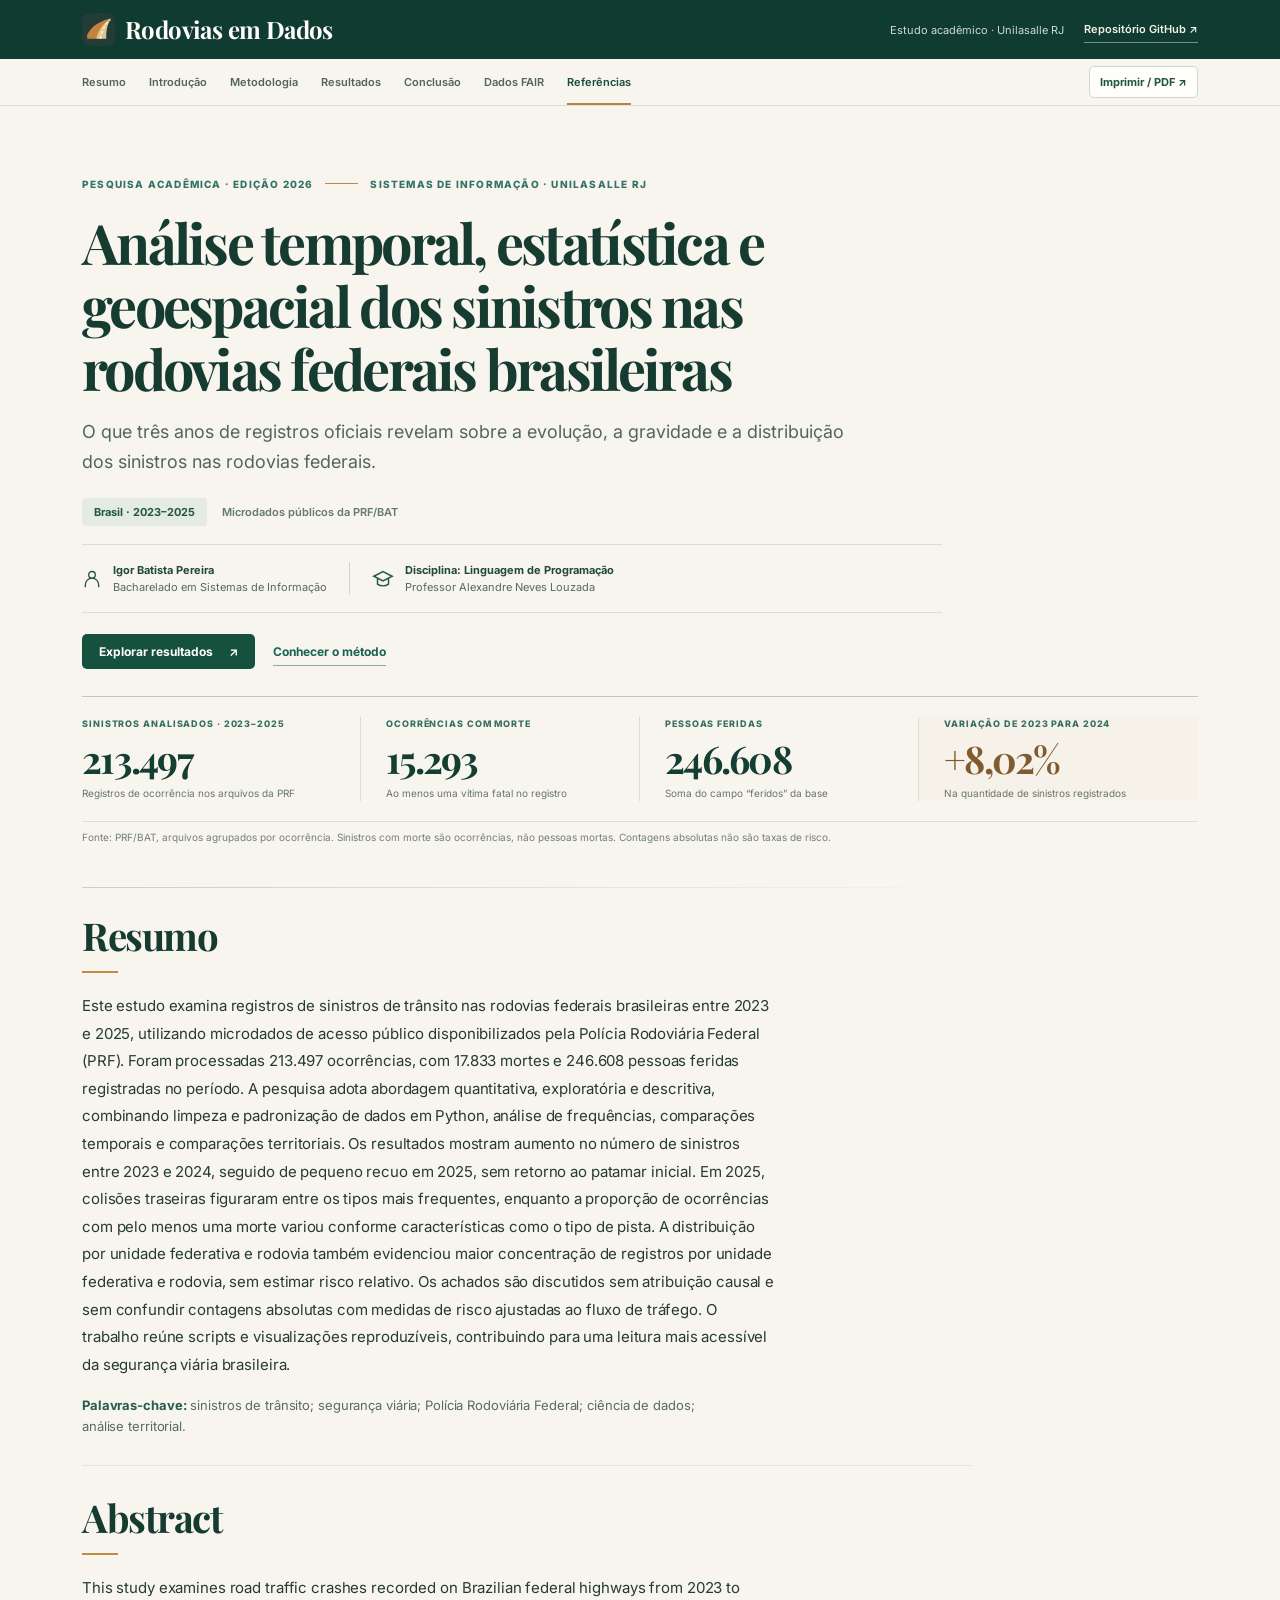
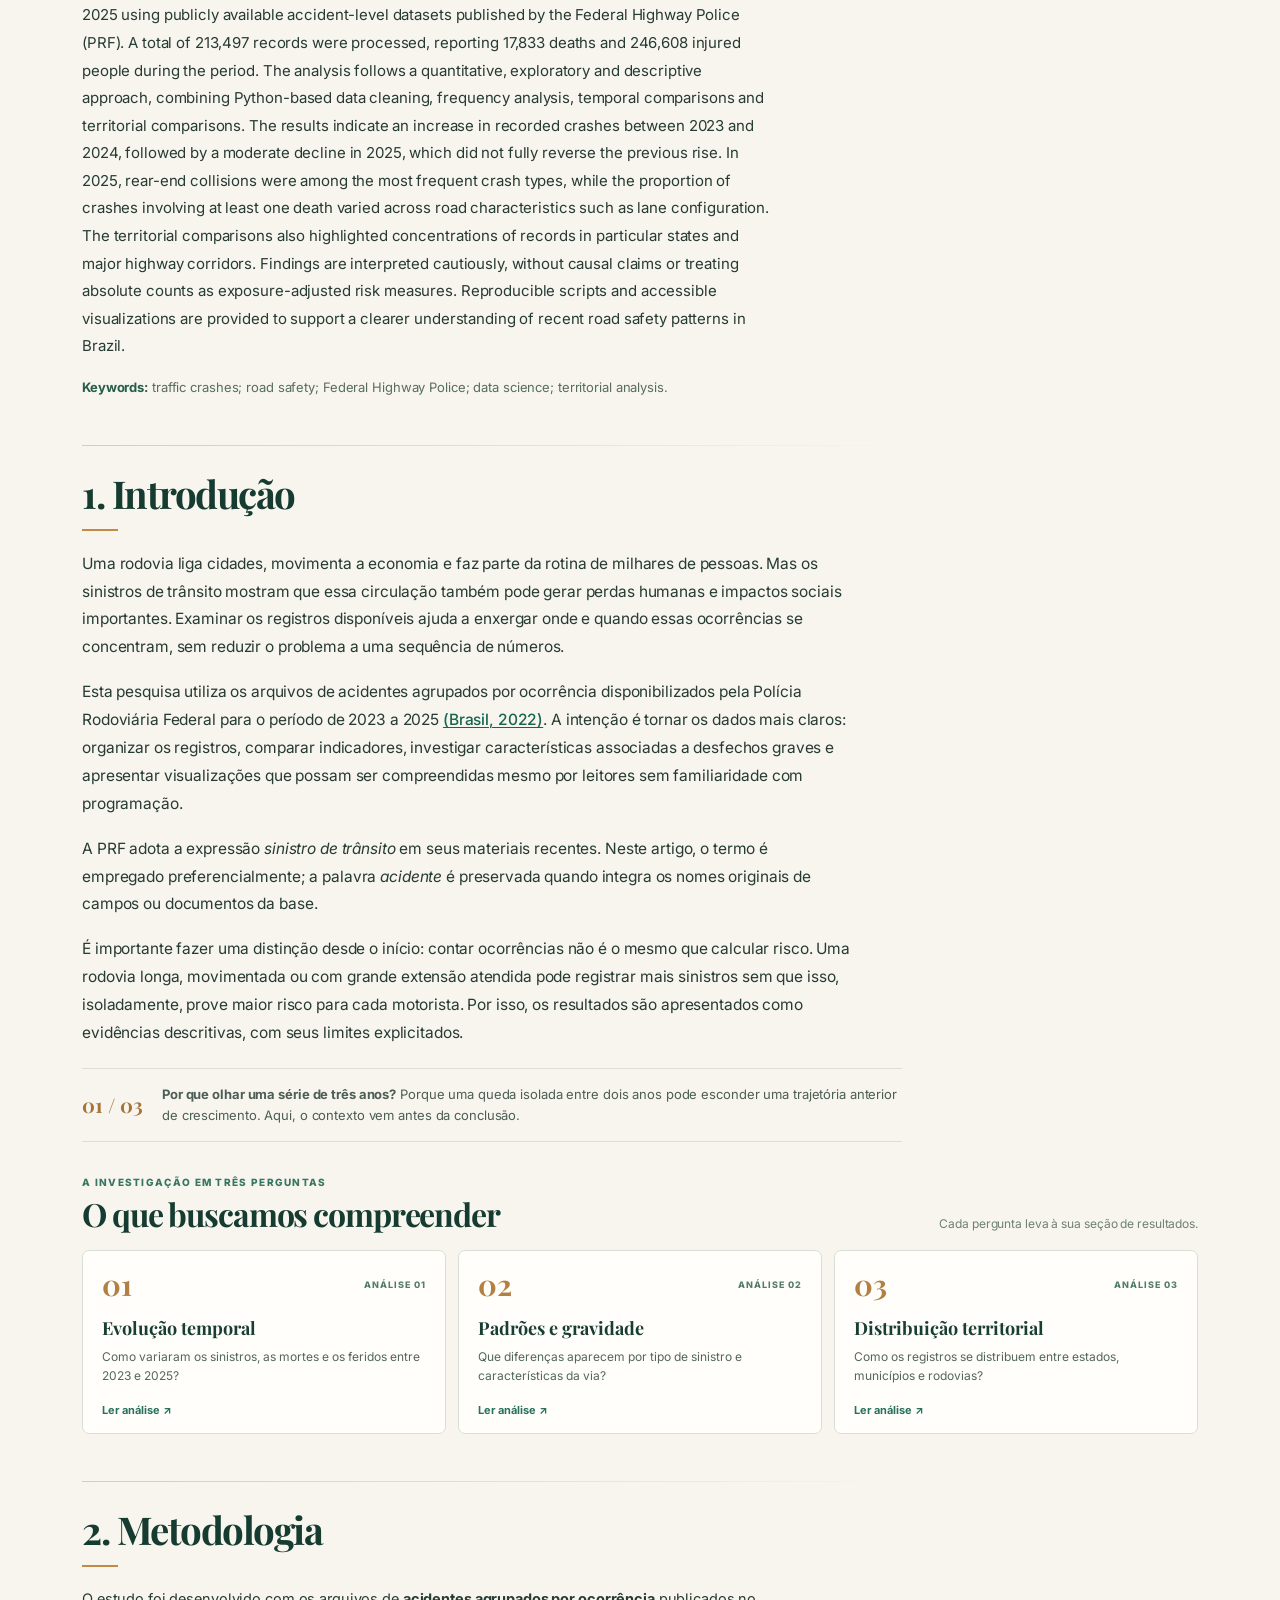
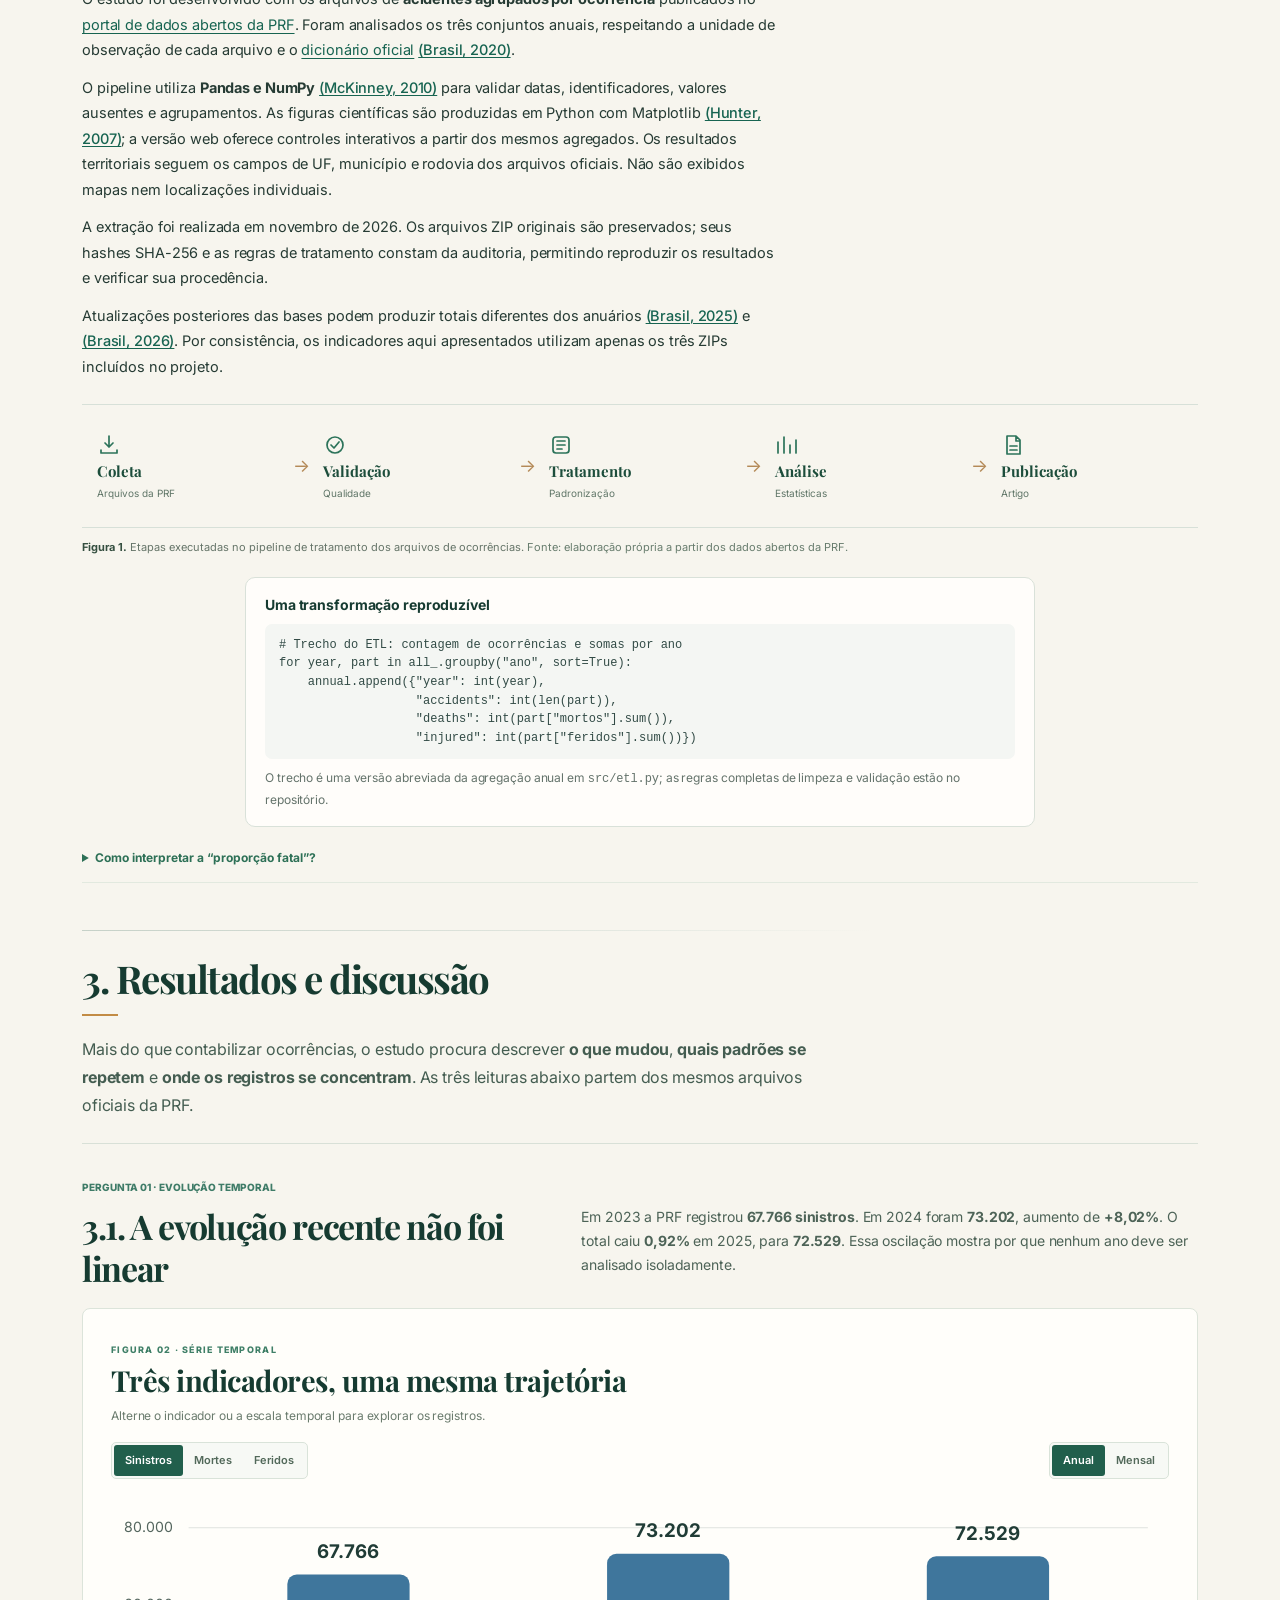
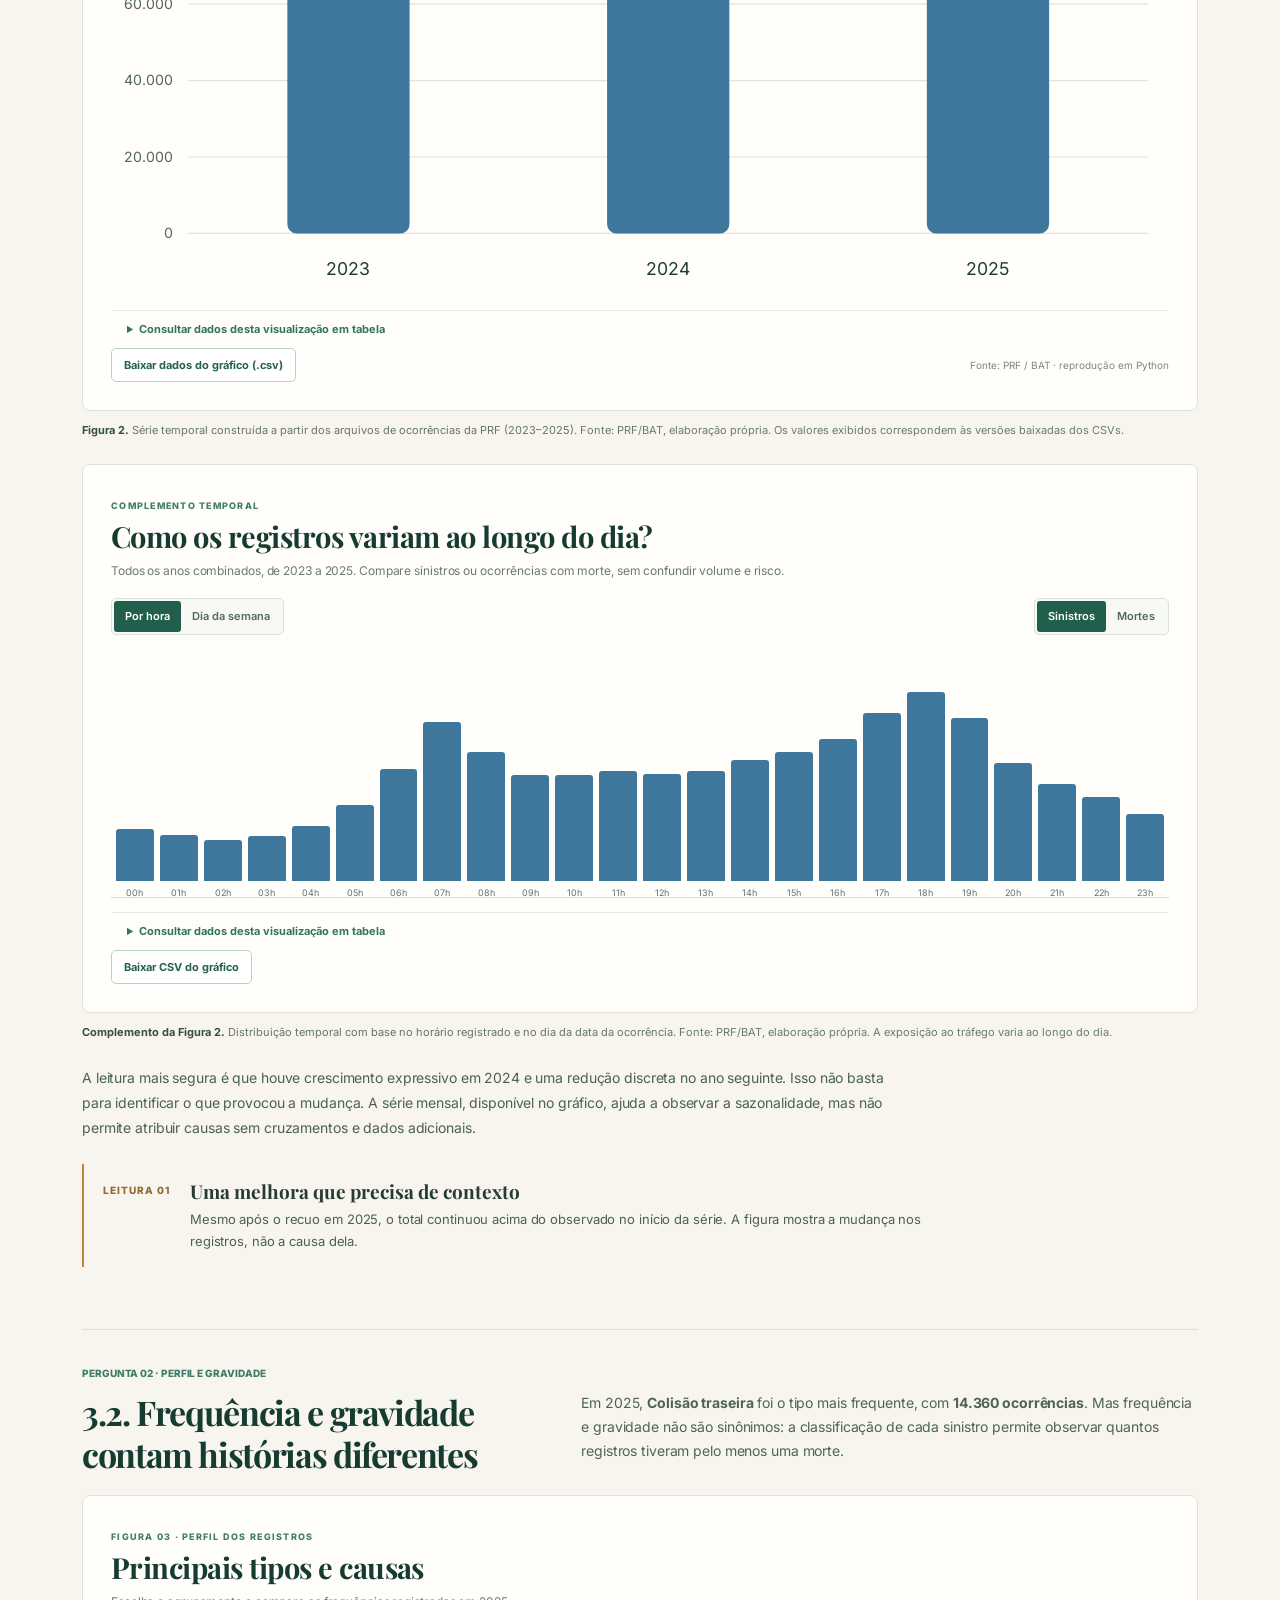
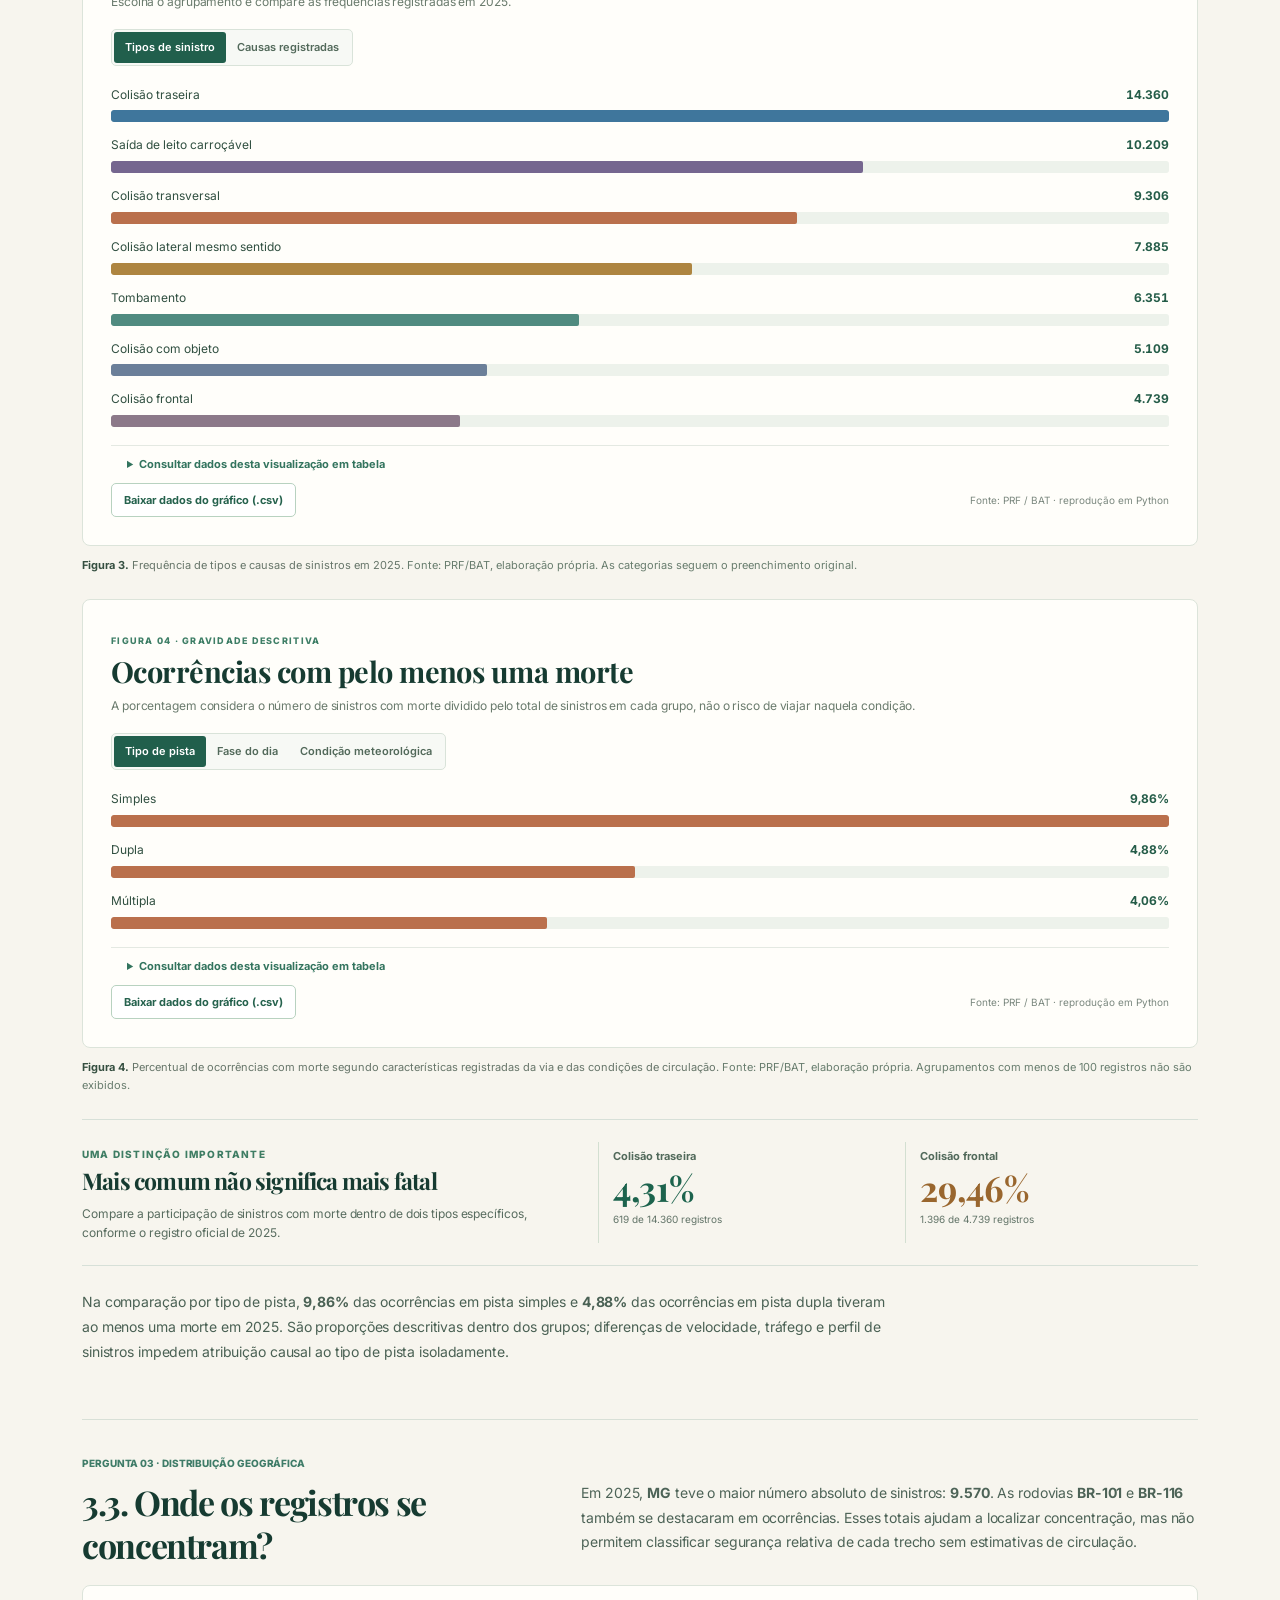
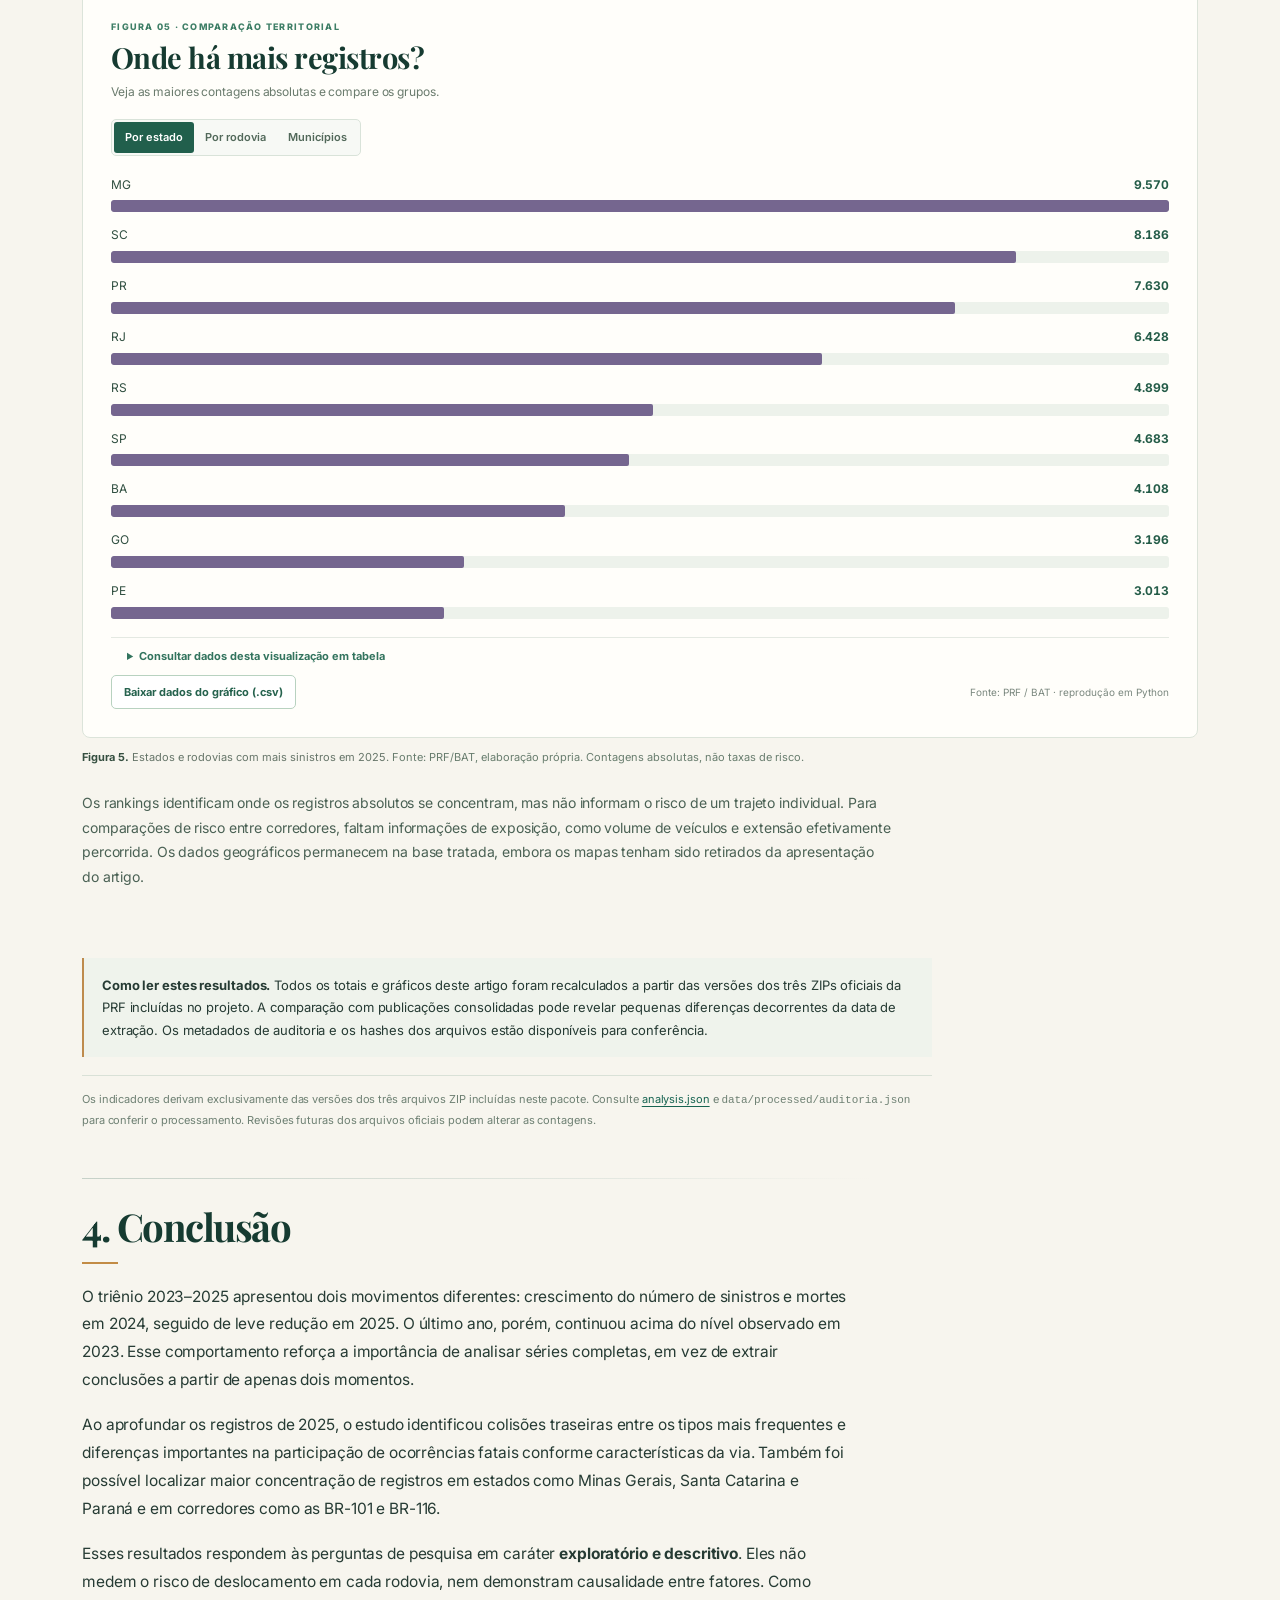
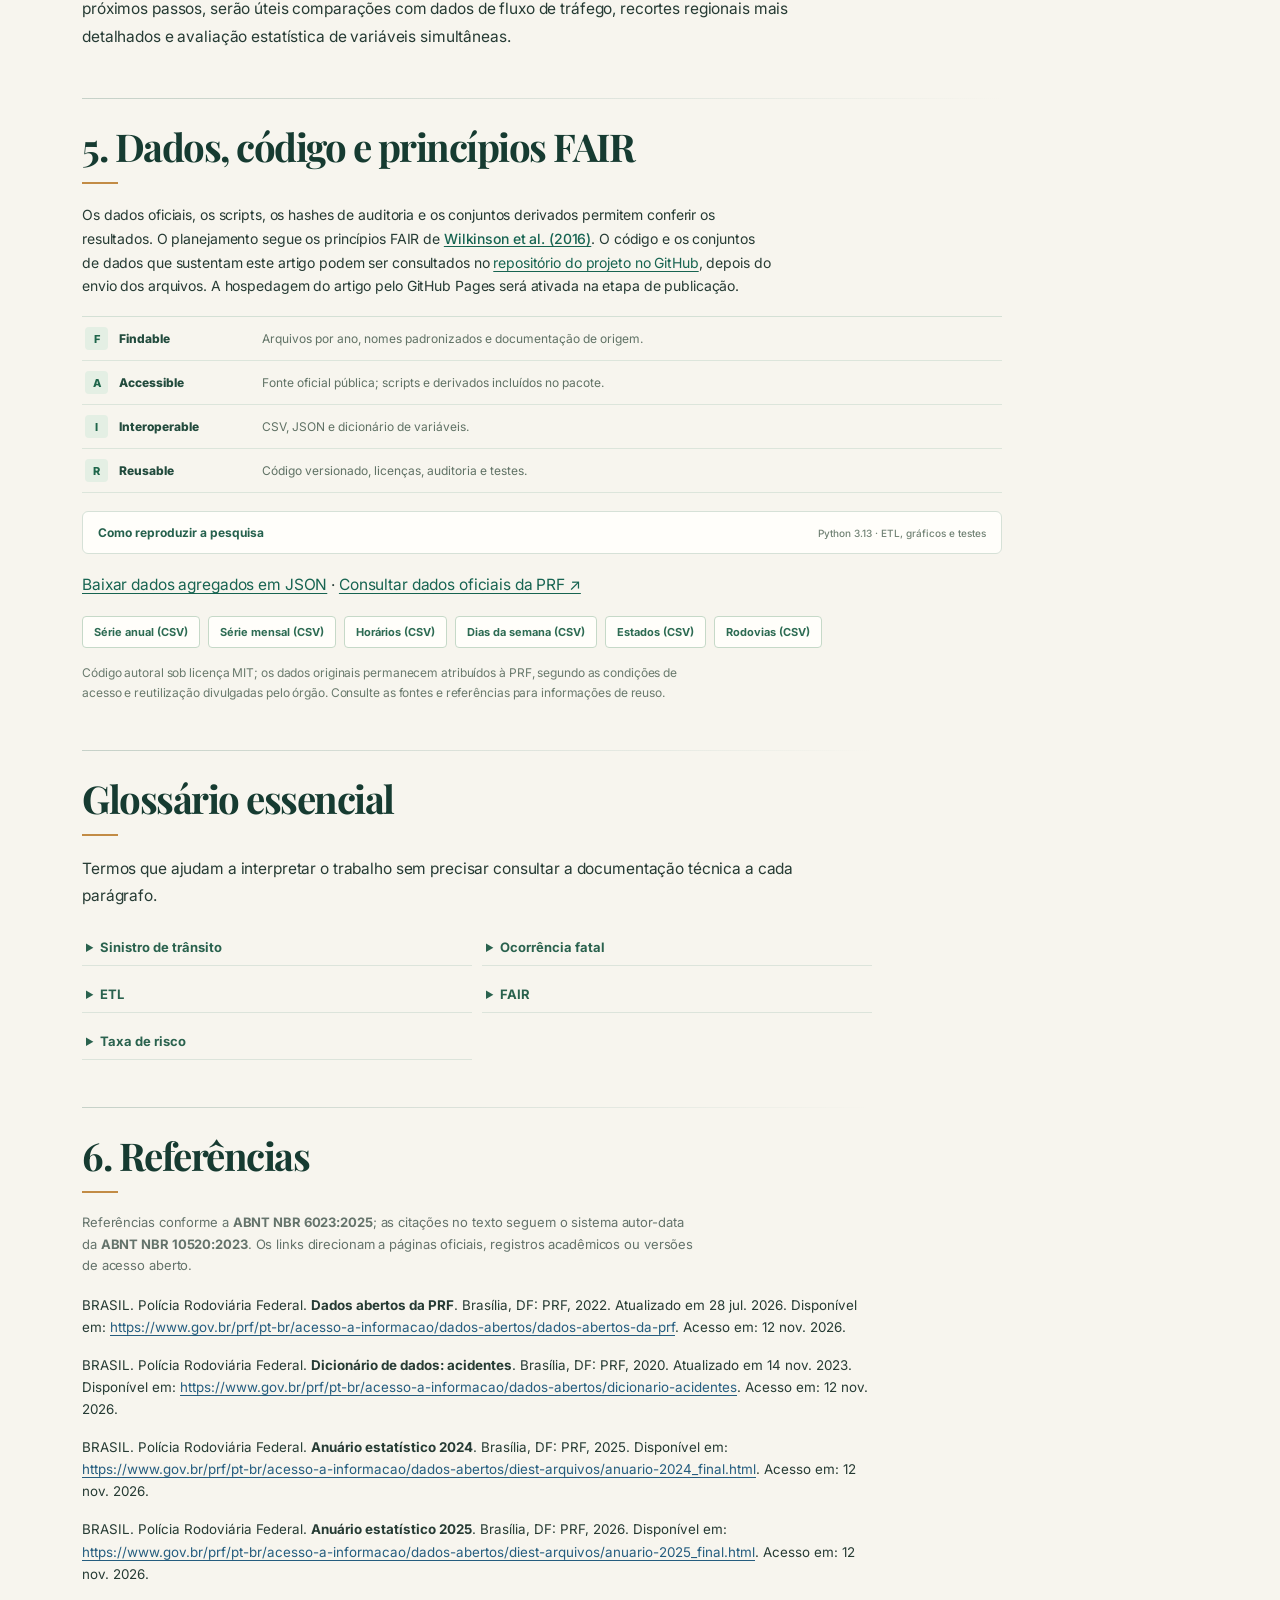
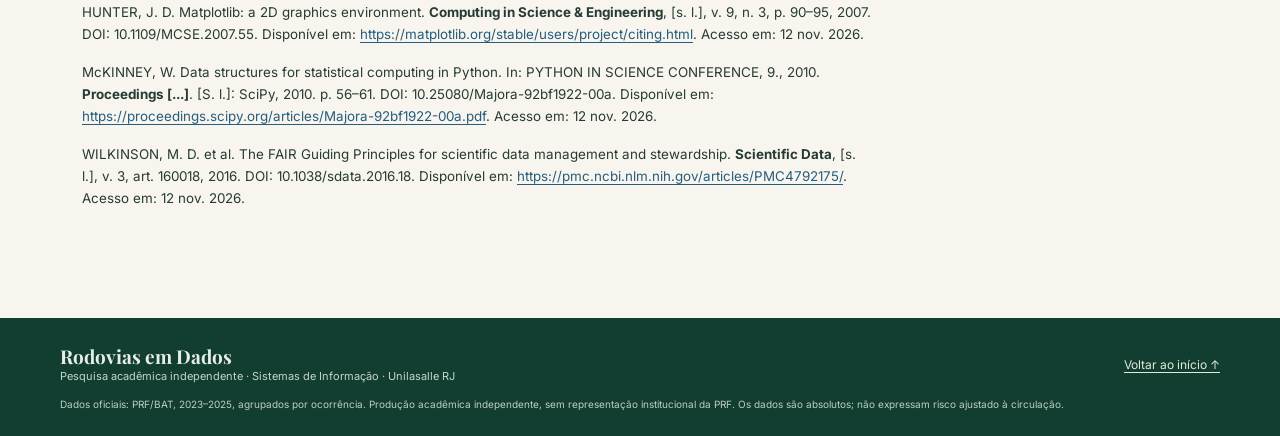
<file: docs/index.html>
<!DOCTYPE html>

<html data-release="5.1" lang="pt-BR">
<head>
<meta charset="utf-8"/>
<meta content="width=device-width, initial-scale=1" name="viewport"/>
<meta content="light" name="color-scheme"/>
<meta content="#103B30" name="theme-color"/>
<meta content="Artigo científico digital sobre sinistros de trânsito nas rodovias federais brasileiras de 2023 a 2025, com microdados oficiais da PRF, séries, comparações territoriais e código reproduzível." name="description"/>
<meta content="Igor Batista Pereira" name="author"/>
<title>Rodovias em Dados | Análise dos sinistros nas rodovias federais · 2023–2025</title>
<link href="https://fonts.googleapis.com" rel="preconnect"/>
<link crossorigin="" href="https://fonts.gstatic.com" rel="preconnect"/>
<link href="https://fonts.googleapis.com/css2?family=Inter:wght@400;500;600;700&amp;family=Playfair+Display:wght@500;600;700&amp;display=swap" rel="stylesheet"/>
<link href="./assets/images/favicon.svg" rel="icon" type="image/svg+xml"/>
<link href="./assets/images/apple-touch-icon.png" rel="apple-touch-icon"/>
<link href="./assets/css/style.css" rel="stylesheet"/>
<script defer="" src="./assets/js/main.js"></script>
<script defer="" src="./assets/js/interactions.js"></script>
<!-- Artigo acadêmico: edição de 2026; dados reprodutíveis PRF/BAT 2023–2025. -->
<link href="./manifest.webmanifest" rel="manifest"/><link href="./assets/css/print.css" media="print" rel="stylesheet"/></head>
<body>
<a class="skip-link" href="#conteudo">Pular para o artigo</a>
<header class="masthead" id="inicio">
<div class="masthead__inner">
<a aria-label="Rodovias em Dados, início" class="wordmark" href="#inicio">
<img alt="" aria-hidden="true" class="wordmark__mark" height="42" src="./assets/images/favicon.svg" width="42"/>
<span>Rodovias em Dados</span>
</a>
<div class="masthead__right">
<span>Estudo acadêmico · Unilasalle RJ</span>
<a aria-label="Código, dados e documentação do Rodovias em Dados no GitHub" href="https://github.com/igorbatistapdev/Rodovias-Em-Dados" rel="noopener noreferrer" target="_blank">Repositório GitHub <span aria-hidden="true">↗</span></a>
</div>
</div>
<div aria-hidden="true" class="reading-progress" id="reading-progress"></div>
</header><nav aria-label="Seções do artigo" class="article-nav"><div class="article-nav__inner">
<a href="#resumo">Resumo</a><a href="#introducao">Introdução</a><a href="#metodologia">Metodologia</a><a href="#resultados">Resultados</a><a href="#conclusao">Conclusão</a><a href="#disponibilidade">Dados FAIR</a><a href="#referencias">Referências</a>
<span class="article-nav__spacer"></span><button class="nav-tool" id="print-article" title="Imprimir ou salvar como PDF" type="button">Imprimir / PDF <span aria-hidden="true">↗</span></button>
</div></nav>
<main id="conteudo" tabindex="-1">
<article aria-labelledby="titulo-artigo" class="article">
<header class="article-opening article-opening--text article-opening--v5">
<p class="print-citation">Rodovias em Dados · Pesquisa acadêmica · Unilasalle RJ · 2026</p>
<div class="opening-text">
<div class="opening-overline"><span>Pesquisa acadêmica · Edição 2026</span><span class="overline-line" aria-hidden="true"></span><span>Sistemas de Informação · Unilasalle RJ</span></div>
<h1 id="titulo-artigo">Análise temporal, estatística e geoespacial dos sinistros nas rodovias federais brasileiras</h1>
<p class="opening-deck">O que três anos de registros oficiais revelam sobre a evolução, a gravidade e a distribuição dos sinistros nas rodovias federais.</p>
<div class="opening-meta"><span class="article-period">Brasil · 2023–2025</span><span class="opening-meta__source">Microdados públicos da PRF/BAT</span></div>
<div class="author-band" aria-label="Identificação acadêmica">
<div class="author-band__item"><svg aria-hidden="true" width="20" height="20" viewBox="0 0 24 24" fill="none" stroke="currentColor" stroke-width="1.6"><circle cx="12" cy="7" r="4"/><path d="M4 22v-3a8 8 0 0 1 16 0v3"/></svg><p><strong>Igor Batista Pereira</strong><span>Bacharelado em Sistemas de Informação</span></p></div>
<div class="author-band__rule" aria-hidden="true"></div>
<div class="author-band__item"><svg aria-hidden="true" width="22" height="22" viewBox="0 0 24 24" fill="none" stroke="currentColor" stroke-width="1.6"><path d="m2 9 10-5 10 5-10 5z"/><path d="M6 11.5v6c3.5 2.5 8.5 2.5 12 0v-6"/></svg><p><strong>Disciplina: Linguagem de Programação</strong><span>Professor Alexandre Neves Louzada</span></p></div>
</div>
<div class="opening-actions"><a class="action-primary" href="#resultados">Explorar resultados <span aria-hidden="true">↗</span></a><a class="action-secondary" href="#metodologia">Conhecer o método</a></div>
</div>
</header><section aria-label="Panorama da pesquisa em números" class="overview-strip"><div class="overview-strip__inner">
<div class="overview-metric"><span class="overview-metric__label">Sinistros analisados · 2023–2025</span><strong>213.497</strong><span>Registros de ocorrência nos arquivos da PRF</span></div>
<div class="overview-metric"><span class="overview-metric__label">Ocorrências com morte</span><strong>15.293</strong><span>Ao menos uma vítima fatal no registro</span></div>
<div class="overview-metric"><span class="overview-metric__label">Pessoas feridas</span><strong>246.608</strong><span>Soma do campo “feridos” da base</span></div>
<div class="overview-metric overview-metric--accent"><span class="overview-metric__label">Variação de 2023 para 2024</span><strong>+8,02%</strong><span>Na quantidade de sinistros registrados</span></div>
</div><p class="overview-disclaimer">Fonte: PRF/BAT, arquivos agrupados por ocorrência. Sinistros com morte são ocorrências, não pessoas mortas. Contagens absolutas não são taxas de risco.</p></section>
<div class="article-body">
<section aria-labelledby="resumo-titulo" class="section section--abstract" id="resumo">
<div class="reading-column"><div aria-hidden="true" class="section-rule"></div>
<h2 class="section-title" id="resumo-titulo">Resumo</h2>
<p>Este estudo examina registros de sinistros de trânsito nas rodovias federais brasileiras entre 2023 e 2025, utilizando microdados de acesso público disponibilizados pela Polícia Rodoviária Federal (PRF). Foram processadas 213.497 ocorrências, com 17.833 mortes e 246.608 pessoas feridas registradas no período. A pesquisa adota abordagem quantitativa, exploratória e descritiva, combinando limpeza e padronização de dados em Python, análise de frequências, comparações temporais e comparações territoriais. Os resultados mostram aumento no número de sinistros entre 2023 e 2024, seguido de pequeno recuo em 2025, sem retorno ao patamar inicial. Em 2025, colisões traseiras figuraram entre os tipos mais frequentes, enquanto a proporção de ocorrências com pelo menos uma morte variou conforme características como o tipo de pista. A distribuição por unidade federativa e rodovia também evidenciou maior concentração de registros por unidade federativa e rodovia, sem estimar risco relativo. Os achados são discutidos sem atribuição causal e sem confundir contagens absolutas com medidas de risco ajustadas ao fluxo de tráfego. O trabalho reúne scripts e visualizações reproduzíveis, contribuindo para uma leitura mais acessível da segurança viária brasileira.</p>
<p class="keywords"><strong>Palavras-chave:</strong> sinistros de trânsito; segurança viária; Polícia Rodoviária Federal; ciência de dados; análise territorial.</p>
<div aria-hidden="true" class="abstract-divider"></div>
<h2 class="section-title" id="abstract-title" lang="en">Abstract</h2>
<p lang="en">This study examines road traffic crashes recorded on Brazilian federal highways from 2023 to 2025 using publicly available accident-level datasets published by the Federal Highway Police (PRF). A total of 213,497 records were processed, reporting 17,833 deaths and 246,608 injured people during the period. The analysis follows a quantitative, exploratory and descriptive approach, combining Python-based data cleaning, frequency analysis, temporal comparisons and territorial comparisons. The results indicate an increase in recorded crashes between 2023 and 2024, followed by a moderate decline in 2025, which did not fully reverse the previous rise. In 2025, rear-end collisions were among the most frequent crash types, while the proportion of crashes involving at least one death varied across road characteristics such as lane configuration. The territorial comparisons also highlighted concentrations of records in particular states and major highway corridors. Findings are interpreted cautiously, without causal claims or treating absolute counts as exposure-adjusted risk measures. Reproducible scripts and accessible visualizations are provided to support a clearer understanding of recent road safety patterns in Brazil.</p>
<p class="keywords" lang="en"><strong>Keywords:</strong> traffic crashes; road safety; Federal Highway Police; data science; territorial analysis.</p></div>
</section>
<section aria-labelledby="introducao-titulo" class="section" id="introducao">
<div class="reading-column"><div aria-hidden="true" class="section-rule"></div>
<h2 class="section-title" id="introducao-titulo">1. Introdução</h2>
<p>Uma rodovia liga cidades, movimenta a economia e faz parte da rotina de milhares de pessoas. Mas os sinistros de trânsito mostram que essa circulação também pode gerar perdas humanas e impactos sociais importantes. Examinar os registros disponíveis ajuda a enxergar onde e quando essas ocorrências se concentram, sem reduzir o problema a uma sequência de números.</p>
<p>Esta pesquisa utiliza os arquivos de acidentes agrupados por ocorrência disponibilizados pela Polícia Rodoviária Federal para o período de 2023 a 2025 <a href="#ref-dados" class="citation-link">(Brasil, 2022)</a>. A intenção é tornar os dados mais claros: organizar os registros, comparar indicadores, investigar características associadas a desfechos graves e apresentar visualizações que possam ser compreendidas mesmo por leitores sem familiaridade com programação.</p>
<p>A PRF adota a expressão <em>sinistro de trânsito</em> em seus materiais recentes. Neste artigo, o termo é empregado preferencialmente; a palavra <em>acidente</em> é preservada quando integra os nomes originais de campos ou documentos da base.</p>
<p>É importante fazer uma distinção desde o início: contar ocorrências não é o mesmo que calcular risco. Uma rodovia longa, movimentada ou com grande extensão atendida pode registrar mais sinistros sem que isso, isoladamente, prove maior risco para cada motorista. Por isso, os resultados são apresentados como evidências descritivas, com seus limites explicitados.</p><aside class="editorial-aside"><span aria-hidden="true" class="editorial-aside__glyph">01 / 03</span><p><strong>Por que olhar uma série de três anos?</strong> Porque uma queda isolada entre dois anos pode esconder uma trajetória anterior de crescimento. Aqui, o contexto vem antes da conclusão.</p></aside></div>
<section aria-labelledby="perguntas-title" class="research-box">
<div class="research-box__header"><span class="research-box__eyebrow">A INVESTIGAÇÃO EM TRÊS PERGUNTAS</span><h3 id="perguntas-title">O que buscamos compreender</h3><p>Cada pergunta leva à sua seção de resultados.</p></div>
<ol class="research-box__list">
<li><a class="research-card" href="#rq1-title"><span class="research-card__top"><span aria-hidden="true" class="research-card__symbol">01</span><span class="research-card__id">ANÁLISE 01</span></span><strong>Evolução temporal</strong><span>Como variaram os sinistros, as mortes e os feridos entre 2023 e 2025?</span><span aria-hidden="true" class="research-card__arrow">Ler análise <span aria-hidden="true">↗</span></span></a></li>
<li><a class="research-card" href="#rq2-title"><span class="research-card__top"><span aria-hidden="true" class="research-card__symbol">02</span><span class="research-card__id">ANÁLISE 02</span></span><strong>Padrões e gravidade</strong><span>Que diferenças aparecem por tipo de sinistro e características da via?</span><span aria-hidden="true" class="research-card__arrow">Ler análise <span aria-hidden="true">↗</span></span></a></li>
<li><a class="research-card" href="#rq3-title"><span class="research-card__top"><span aria-hidden="true" class="research-card__symbol">03</span><span class="research-card__id">ANÁLISE 03</span></span><strong>Distribuição territorial</strong><span>Como os registros se distribuem entre estados, municípios e rodovias?</span><span aria-hidden="true" class="research-card__arrow">Ler análise <span aria-hidden="true">↗</span></span></a></li>
</ol></section>
</section>
<section aria-labelledby="metodologia-titulo" class="section" id="metodologia">
<div class="reading-column">
<div aria-hidden="true" class="section-rule"></div>
<h2 class="section-title" id="metodologia-titulo">2. Metodologia</h2><p>O estudo foi desenvolvido com os arquivos de <strong>acidentes agrupados por ocorrência</strong> publicados no <a href="https://www.gov.br/prf/pt-br/acesso-a-informacao/dados-abertos/dados-abertos-da-prf" rel="noopener noreferrer" target="_blank">portal de dados abertos da PRF</a>. Foram analisados os três conjuntos anuais, respeitando a unidade de observação de cada arquivo e o <a href="https://www.gov.br/prf/pt-br/acesso-a-informacao/dados-abertos/dicionario-acidentes" rel="noopener noreferrer" target="_blank">dicionário oficial</a> <a class="citation-link" href="#ref-dicionario">(Brasil, 2020)</a>.</p>
<p>O pipeline utiliza <strong>Pandas e NumPy</strong> <a href="#ref-mckinney" class="citation-link">(McKinney, 2010)</a> para validar datas, identificadores, valores ausentes e agrupamentos. As figuras científicas são produzidas em Python com Matplotlib <a href="#ref-hunter" class="citation-link">(Hunter, 2007)</a>; a versão web oferece controles interativos a partir dos mesmos agregados. Os resultados territoriais seguem os campos de UF, município e rodovia dos arquivos oficiais. Não são exibidos mapas nem localizações individuais.</p>
<p>A extração foi realizada em novembro de 2026. Os arquivos ZIP originais são preservados; seus hashes SHA-256 e as regras de tratamento constam da auditoria, permitindo reproduzir os resultados e verificar sua procedência.</p>
<p>Atualizações posteriores das bases podem produzir totais diferentes dos anuários <a href="#ref-anuario-2024" class="citation-link">(Brasil, 2025)</a> e <a href="#ref-anuario-2025" class="citation-link">(Brasil, 2026)</a>. Por consistência, os indicadores aqui apresentados utilizam apenas os três ZIPs incluídos no projeto.</p>
</div>
<figure aria-labelledby="pipeline-caption" class="pipeline-figure">
<div aria-label="Etapas executadas: coleta, validação, tratamento, análise e publicação" class="pipeline" role="group">
<div class="pipeline__step"><svg aria-hidden="true" viewbox="0 0 24 24"><path d="M12 3v11m0 0 4-4m-4 4-4-4M4 17v3h16v-3"></path></svg><strong>Coleta</strong><span>Arquivos da PRF</span></div>
<span aria-hidden="true" class="pipeline__arrow">→</span>
<div class="pipeline__step"><svg aria-hidden="true" viewbox="0 0 24 24"><circle cx="12" cy="12" r="8"></circle><path d="m8 12 3 3 5-6"></path></svg><strong>Validação</strong><span>Qualidade</span></div>
<span aria-hidden="true" class="pipeline__arrow">→</span>
<div class="pipeline__step"><svg aria-hidden="true" viewbox="0 0 24 24"><rect height="16" rx="3" width="16" x="4" y="4"></rect><path d="M8 8h8M8 12h8M8 16h5"></path></svg><strong>Tratamento</strong><span>Padronização</span></div>
<span aria-hidden="true" class="pipeline__arrow">→</span>
<div class="pipeline__step"><svg aria-hidden="true" viewbox="0 0 24 24"><path d="M3 20V9m6 11V4m6 16v-8m6 8V7"></path></svg><strong>Análise</strong><span>Estatísticas</span></div>
<span aria-hidden="true" class="pipeline__arrow">→</span>
<div class="pipeline__step"><svg aria-hidden="true" viewbox="0 0 24 24"><path d="M6 3h9l4 4v14H6zM15 3v5h4M9 13h7M9 17h7"></path></svg><strong>Publicação</strong><span>Artigo</span></div>
</div>
<figcaption id="pipeline-caption"><strong>Figura 1.</strong> Etapas executadas no pipeline de tratamento dos arquivos de ocorrências. <span>Fonte: elaboração própria a partir dos dados abertos da PRF.</span></figcaption>
</figure>
<div class="method-code-sample" aria-labelledby="method-code-title">
  <p id="method-code-title" class="method-code-sample__title">Uma transformação reproduzível</p>
  <pre><code># Trecho do ETL: contagem de ocorrências e somas por ano
for year, part in all_.groupby("ano", sort=True):
    annual.append({"year": int(year),
                   "accidents": int(len(part)),
                   "deaths": int(part["mortos"].sum()),
                   "injured": int(part["feridos"].sum())})</code></pre>
  <p class="method-code-sample__note">O trecho é uma versão abreviada da agregação anual em <code>src/etl.py</code>; as regras completas de limpeza e validação estão no repositório.</p>
</div>
<details class="method-principle method-principle--compact">
<summary>Como interpretar a “proporção fatal”?</summary>
<p>É o percentual de sinistros com pelo menos uma morte entre os registros de determinada categoria. Por exemplo, entre as ocorrências em pista simples: <strong>ocorrências com morte ÷ total de ocorrências do grupo × 100</strong>. Isso não mede o risco individual de uma viagem.</p>
</details>
</section>
<section aria-labelledby="resultados-titulo" class="section results" id="resultados">
<div class="reading-column"><div aria-hidden="true" class="section-rule"></div>
<h2 class="section-title" id="resultados-titulo">3. Resultados e discussão</h2>
<p class="results-deck">Mais do que contabilizar ocorrências, o estudo procura descrever <strong>o que mudou</strong>, <strong>quais padrões se repetem</strong> e <strong>onde os registros se concentram</strong>. As três leituras abaixo partem dos mesmos arquivos oficiais da PRF.</p></div>
<section aria-labelledby="rq1-title" class="finding">
<div class="finding__intro"><p class="finding__eyebrow">PERGUNTA 01 · EVOLUÇÃO TEMPORAL</p>
<h3 id="rq1-title">3.1. A evolução recente não foi linear</h3>
<p>Em 2023 a PRF registrou <strong>67.766 sinistros</strong>. Em 2024 foram <strong>73.202</strong>, aumento de <strong>+8,02%</strong>. O total caiu <strong>0,92%</strong> em 2025, para <strong>72.529</strong>. Essa oscilação mostra por que nenhum ano deve ser analisado isoladamente.</p></div>
<figure aria-labelledby="fig2-caption" class="scientific-figure">
<div class="scientific-figure__panel">
<div class="chart-heading"><div><span class="chart-kicker">FIGURA 02 · SÉRIE TEMPORAL</span><h4>Três indicadores, uma mesma trajetória</h4><p>Alterne o indicador ou a escala temporal para explorar os registros.</p></div></div>
<div class="chart-controls"><div aria-label="Indicador da evolução temporal" class="control-group" role="group"><button aria-pressed="true" class="chart-button is-active" data-time-metric="accidents" type="button">Sinistros</button><button aria-pressed="false" class="chart-button" data-time-metric="deaths" type="button">Mortes</button><button aria-pressed="false" class="chart-button" data-time-metric="injured" type="button">Feridos</button></div><div aria-label="Agrupamento temporal" class="control-group" role="group"><button aria-pressed="true" class="chart-button is-active" data-time-mode="annual" type="button">Anual</button><button aria-pressed="false" class="chart-button" data-time-mode="monthly" type="button">Mensal</button></div></div>
<div aria-label="Gráfico temporal dos sinistros. Use os botões para alterar a métrica e a escala." class="interactive-chart" id="chart-time" role="img"><img alt="2023: 67.766 sinistros, 2024: 73.202, 2025: 72.529." class="chart-image chart-fallback" src="./assets/images/grafico-anual.svg"/></div><img alt="Gráfico vetorial referente à figura fig2-caption, produzido pelo pipeline Python com os dados da PRF." class="print-chart" src="./assets/images/grafico-anual.svg"/><details class="data-table-details"><summary>Consultar dados desta visualização em tabela</summary><div aria-label="Tabela de dados do gráfico" class="data-table-wrap" id="table-time"><table class="data-table"><thead><tr><th scope="col">Ano</th><th scope="col">Sinistros</th><th scope="col">Mortes</th><th scope="col">Feridos</th></tr></thead><tbody><tr><td>2023</td><td>67.766</td><td>5.627</td><td>78.463</td></tr><tr><td>2024</td><td>73.202</td><td>6.163</td><td>84.595</td></tr><tr><td>2025</td><td>72.529</td><td>6.043</td><td>83.550</td></tr></tbody></table></div></details>
<div aria-live="polite" class="chart-announcer visually-hidden" id="time-announcement"></div>
<div class="chart-tools"><button class="export-button" data-export="time" type="button">Baixar dados do gráfico (.csv)</button><span>Fonte: PRF / BAT · reprodução em Python</span></div></div><figcaption id="fig2-caption"><strong>Figura 2.</strong> Série temporal construída a partir dos arquivos de ocorrências da PRF (2023–2025). <span>Fonte: PRF/BAT, elaboração própria. Os valores exibidos correspondem às versões baixadas dos CSVs.</span></figcaption></figure>
<figure aria-labelledby="fig-hora" class="scientific-figure"><div class="scientific-figure__panel"><div class="chart-heading"><div><span class="chart-kicker">COMPLEMENTO TEMPORAL</span><h4>Como os registros variam ao longo do dia?</h4><p>Todos os anos combinados, de 2023 a 2025. Compare sinistros ou ocorrências com morte, sem confundir volume e risco.</p></div></div>
<div class="chart-controls"><div aria-label="Distribuição temporal" class="control-group" role="group"><button aria-pressed="true" class="chart-button is-active" data-clock-mode="hourly" type="button">Por hora</button><button aria-pressed="false" class="chart-button" data-clock-mode="weekday" type="button">Dia da semana</button></div><div aria-label="Indicador temporal" class="control-group" role="group"><button aria-pressed="true" class="chart-button is-active" data-clock-metric="accidents" type="button">Sinistros</button><button aria-pressed="false" class="chart-button" data-clock-metric="deaths" type="button">Mortes</button></div></div>
<div aria-label="Distribuição de sinistros por horário e dia da semana" class="interactive-chart" id="chart-clock" role="img"><img alt="Distribuição de registros por hora do dia, conforme microdados PRF agrupados por ocorrência entre 2023 e 2025." class="chart-image chart-fallback" loading="lazy" src="./assets/images/grafico-horario.svg"/></div><img alt="Gráfico vetorial referente à figura fig-hora, produzido pelo pipeline Python com os dados da PRF." class="print-chart" src="./assets/images/grafico-horario.svg"/>
<details class="data-table-details"><summary>Consultar dados desta visualização em tabela</summary><div class="data-table-wrap" id="table-clock"><table class="data-table"><thead><tr><th scope="col">Hora</th><th scope="col">Sinistros</th><th scope="col">Mortes</th></tr></thead><tbody><tr><td>0</td><td>4.385</td><td>523</td></tr><tr><td>1</td><td>3.878</td><td>464</td></tr><tr><td>2</td><td>3.478</td><td>498</td></tr><tr><td>3</td><td>3.806</td><td>609</td></tr><tr><td>4</td><td>4.600</td><td>660</td></tr><tr><td>5</td><td>6.386</td><td>890</td></tr><tr><td>6</td><td>9.448</td><td>846</td></tr><tr><td>7</td><td>13.379</td><td>668</td></tr><tr><td>8</td><td>10.906</td><td>543</td></tr><tr><td>9</td><td>8.930</td><td>461</td></tr><tr><td>10</td><td>8.967</td><td>514</td></tr><tr><td>11</td><td>9.245</td><td>585</td></tr><tr><td>12</td><td>8.997</td><td>523</td></tr><tr><td>13</td><td>9.261</td><td>596</td></tr><tr><td>14</td><td>10.163</td><td>693</td></tr><tr><td>15</td><td>10.848</td><td>733</td></tr><tr><td>16</td><td>11.960</td><td>716</td></tr><tr><td>17</td><td>14.151</td><td>900</td></tr><tr><td>18</td><td>16.021</td><td>1.373</td></tr><tr><td>19</td><td>13.775</td><td>1.501</td></tr><tr><td>20</td><td>9.962</td><td>1.096</td></tr><tr><td>21</td><td>8.198</td><td>965</td></tr><tr><td>22</td><td>7.063</td><td>796</td></tr><tr><td>23</td><td>5.690</td><td>680</td></tr></tbody></table></div></details>
<div class="chart-tools"><button class="export-button" data-export="clock" type="button">Baixar CSV do gráfico</button></div></div><figcaption id="fig-hora"><strong>Complemento da Figura 2.</strong> Distribuição temporal com base no horário registrado e no dia da data da ocorrência. <span>Fonte: PRF/BAT, elaboração própria. A exposição ao tráfego varia ao longo do dia.</span><span class="print-caption-note"> Na versão impressa, apresenta-se a distribuição horária; os dias da semana são exploráveis no artigo web.</span></figcaption></figure>
<p class="finding__discussion">A leitura mais segura é que houve crescimento expressivo em 2024 e uma redução discreta no ano seguinte. Isso não basta para identificar o que provocou a mudança. A série mensal, disponível no gráfico, ajuda a observar a sazonalidade, mas não permite atribuir causas sem cruzamentos e dados adicionais.</p><div class="insight-note"><span class="insight-note__index">LEITURA 01</span><div><strong>Uma melhora que precisa de contexto</strong><p>Mesmo após o recuo em 2025, o total continuou acima do observado no início da série. A figura mostra a mudança nos registros, não a causa dela.</p></div></div>
</section>
<section aria-labelledby="rq2-title" class="finding"><div class="finding__intro"><p class="finding__eyebrow">PERGUNTA 02 · PERFIL E GRAVIDADE</p><h3 id="rq2-title">3.2. Frequência e gravidade contam histórias diferentes</h3>
<p>Em 2025, <strong>Colisão traseira</strong> foi o tipo mais frequente, com <strong>14.360 ocorrências</strong>. Mas frequência e gravidade não são sinônimos: a classificação de cada sinistro permite observar quantos registros tiveram pelo menos uma morte.</p></div>
<figure aria-labelledby="fig3-caption" class="scientific-figure"><div class="scientific-figure__panel"><div class="chart-heading"><div><span class="chart-kicker">FIGURA 03 · PERFIL DOS REGISTROS</span><h4>Principais tipos e causas</h4><p>Escolha o agrupamento e compare as frequências registradas em 2025.</p></div></div>
<div class="chart-controls"><div aria-label="Comparar tipos ou causas" class="control-group" role="group"><button aria-pressed="true" class="chart-button is-active" data-type-mode="top_types_2025" type="button">Tipos de sinistro</button><button aria-pressed="false" class="chart-button" data-type-mode="top_causes_2025" type="button">Causas registradas</button></div></div>
<div aria-label="Gráfico horizontal dos tipos e causas mais frequentes de sinistros em 2025" class="interactive-chart interactive-chart--horizontal" id="chart-types" role="img"><img alt="Colisão traseira, saída de pista e colisão transversal lideram o ranking de tipos em 2025." class="chart-image chart-fallback" src="./assets/images/grafico-tipos.svg"/></div><img alt="Gráfico vetorial referente à figura fig3-caption, produzido pelo pipeline Python com os dados da PRF." class="print-chart" src="./assets/images/grafico-tipos.svg"/><details class="data-table-details"><summary>Consultar dados desta visualização em tabela</summary><div aria-label="Tabela de dados do gráfico" class="data-table-wrap" id="table-types"><table class="data-table"><thead><tr><th scope="col">Tipo</th><th scope="col">Ocorrências</th><th scope="col">Mortes</th><th scope="col">Feridos</th></tr></thead><tbody><tr><td>Colisão traseira</td><td>14.360</td><td>683</td><td>16.376</td></tr><tr><td>Saída de leito carroçável</td><td>10.209</td><td>700</td><td>11.638</td></tr><tr><td>Colisão transversal</td><td>9.306</td><td>481</td><td>12.015</td></tr><tr><td>Colisão lateral mesmo sentido</td><td>7.885</td><td>228</td><td>8.839</td></tr><tr><td>Tombamento</td><td>6.351</td><td>293</td><td>7.241</td></tr><tr><td>Colisão com objeto</td><td>5.109</td><td>323</td><td>4.952</td></tr><tr><td>Colisão frontal</td><td>4.739</td><td>1.863</td><td>7.596</td></tr></tbody></table></div></details><div class="chart-tools"><button class="export-button" data-export="types" type="button">Baixar dados do gráfico (.csv)</button><span>Fonte: PRF / BAT · reprodução em Python</span></div></div><figcaption id="fig3-caption"><strong>Figura 3.</strong> Frequência de tipos e causas de sinistros em 2025. <span>Fonte: PRF/BAT, elaboração própria. As categorias seguem o preenchimento original.</span><span class="print-caption-note"> O PDF exibe os tipos; as causas registradas podem ser consultadas na versão digital.</span></figcaption></figure>
<figure aria-labelledby="fig4-caption" class="scientific-figure"><div class="scientific-figure__panel"><div class="chart-heading"><div><span class="chart-kicker">FIGURA 04 · GRAVIDADE DESCRITIVA</span><h4>Ocorrências com pelo menos uma morte</h4><p>A porcentagem considera o número de sinistros com morte dividido pelo total de sinistros em cada grupo, não o risco de viajar naquela condição.</p></div></div>
<div class="chart-controls"><div aria-label="Variável para comparar gravidade" class="control-group" role="group"><button aria-pressed="true" class="chart-button is-active" data-severity-mode="tipo_pista" type="button">Tipo de pista</button><button aria-pressed="false" class="chart-button" data-severity-mode="fase_dia" type="button">Fase do dia</button><button aria-pressed="false" class="chart-button" data-severity-mode="condicao_metereologica" type="button">Condição meteorológica</button></div></div>
<div aria-label="Comparação da porcentagem de sinistros com pelo menos uma morte em 2025" class="interactive-chart interactive-chart--horizontal" id="chart-severity" role="img"><img alt="Proporção de sinistros fatais em 2025 por tipo de pista: simples, dupla e múltipla." class="chart-image chart-fallback" src="./assets/images/grafico-gravidade.svg"/></div><img alt="Gráfico vetorial referente à figura fig4-caption, produzido pelo pipeline Python com os dados da PRF." class="print-chart" src="./assets/images/grafico-gravidade.svg"/><details class="data-table-details"><summary>Consultar dados desta visualização em tabela</summary><div aria-label="Tabela de dados do gráfico" class="data-table-wrap" id="table-severity"><table class="data-table"><thead><tr><th scope="col">Tipo de pista</th><th scope="col">Ocorrências</th><th scope="col">Com morte</th><th scope="col">Proporção</th></tr></thead><tbody><tr><td>Simples</td><td>34.733</td><td>3.424</td><td>9,86%</td></tr><tr><td>Dupla</td><td>30.782</td><td>1.501</td><td>4,88%</td></tr><tr><td>Múltipla</td><td>7.014</td><td>285</td><td>4,06%</td></tr></tbody></table></div></details><div class="chart-tools"><button class="export-button" data-export="severity" type="button">Baixar dados do gráfico (.csv)</button><span>Fonte: PRF / BAT · reprodução em Python</span></div></div><figcaption id="fig4-caption"><strong>Figura 4.</strong> Percentual de ocorrências com morte segundo características registradas da via e das condições de circulação. <span>Fonte: PRF/BAT, elaboração própria. Agrupamentos com menos de 100 registros não são exibidos.</span><span class="print-caption-note"> No PDF, o recorte mostrado é o tipo de pista; outras variáveis podem ser selecionadas no site.</span></figcaption></figure><div class="comparison-panel"><div class="comparison-panel__intro"><span>UMA DISTINÇÃO IMPORTANTE</span><h4>Mais comum não significa mais fatal</h4><p>Compare a participação de sinistros com morte dentro de dois tipos específicos, conforme o registro oficial de 2025.</p></div><div class="comparison-panel__values">
<div><span>Colisão traseira</span><strong>4,31%</strong><small>619 de 14.360 registros</small></div>
<div><span>Colisão frontal</span><strong>29,46%</strong><small>1.396 de 4.739 registros</small></div>
</div></div>
<p class="finding__discussion">Na comparação por tipo de pista, <strong>9,86%</strong> das ocorrências em pista simples e <strong>4,88%</strong> das ocorrências em pista dupla tiveram ao menos uma morte em 2025. São proporções descritivas dentro dos grupos; diferenças de velocidade, tráfego e perfil de sinistros impedem atribuição causal ao tipo de pista isoladamente.</p>
</section>
<section aria-labelledby="rq3-title" class="finding"><div class="finding__intro"><p class="finding__eyebrow">PERGUNTA 03 · DISTRIBUIÇÃO GEOGRÁFICA</p><h3 id="rq3-title">3.3. Onde os registros se concentram?</h3><p>Em 2025, <strong>MG</strong> teve o maior número absoluto de sinistros: <strong>9.570</strong>. As rodovias <strong>BR-101</strong> e <strong>BR-116</strong> também se destacaram em ocorrências. Esses totais ajudam a localizar concentração, mas não permitem classificar segurança relativa de cada trecho sem estimativas de circulação.</p></div>
<figure aria-labelledby="fig5-caption" class="scientific-figure"><div class="scientific-figure__panel"><div class="chart-heading"><div><span class="chart-kicker">FIGURA 05 · COMPARAÇÃO TERRITORIAL</span><h4>Onde há mais registros?</h4><p>Veja as maiores contagens absolutas e compare os grupos.</p></div></div><div class="chart-controls"><div aria-label="Comparar estado ou rodovia" class="control-group" role="group"><button aria-pressed="true" class="chart-button is-active" data-geo-mode="top_states_2025" type="button">Por estado</button><button aria-pressed="false" class="chart-button" data-geo-mode="top_roads_2025" type="button">Por rodovia</button><button aria-pressed="false" class="chart-button" data-geo-mode="top_municipalities_2025" type="button">Municípios</button></div></div>
<div aria-label="Ranking de sinistros por estado e rodovia em 2025" class="interactive-chart interactive-chart--horizontal" id="chart-geo" role="img"><img alt="Os estados com mais sinistros em 2025 foram Minas Gerais, Santa Catarina e Paraná." class="chart-image chart-fallback" src="./assets/images/grafico-ufs.svg"/></div><img alt="Gráfico vetorial referente à figura fig5-caption, produzido pelo pipeline Python com os dados da PRF." class="print-chart" src="./assets/images/grafico-ufs.svg"/><details class="data-table-details"><summary>Consultar dados desta visualização em tabela</summary><div aria-label="Tabela de dados do gráfico" class="data-table-wrap" id="table-geo"><table class="data-table"><thead><tr><th scope="col">UF</th><th scope="col">Ocorrências</th><th scope="col">Mortes</th><th scope="col">Feridos</th></tr></thead><tbody><tr><td>MG</td><td>9.570</td><td>765</td><td>12.002</td></tr><tr><td>SC</td><td>8.186</td><td>434</td><td>9.400</td></tr><tr><td>PR</td><td>7.630</td><td>593</td><td>8.537</td></tr><tr><td>RJ</td><td>6.428</td><td>330</td><td>7.659</td></tr><tr><td>RS</td><td>4.899</td><td>327</td><td>5.553</td></tr><tr><td>SP</td><td>4.683</td><td>221</td><td>4.988</td></tr><tr><td>BA</td><td>4.108</td><td>583</td><td>5.023</td></tr><tr><td>GO</td><td>3.196</td><td>308</td><td>3.557</td></tr><tr><td>PE</td><td>3.013</td><td>336</td><td>3.348</td></tr></tbody></table></div></details><div class="chart-tools"><button class="export-button" data-export="geo" type="button">Baixar dados do gráfico (.csv)</button><span>Fonte: PRF / BAT · reprodução em Python</span></div></div><figcaption id="fig5-caption"><strong>Figura 5.</strong> Estados e rodovias com mais sinistros em 2025. <span>Fonte: PRF/BAT, elaboração própria. Contagens absolutas, não taxas de risco.</span><span class="print-caption-note"> O PDF apresenta os estados; o site também permite comparar rodovias e municípios.</span></figcaption></figure>
<p class="finding__discussion">Os rankings identificam onde os registros absolutos se concentram, mas não informam o risco de um trajeto individual. Para comparações de risco entre corredores, faltam informações de exposição, como volume de veículos e extensão efetivamente percorrida. Os dados geográficos permanecem na base tratada, embora os mapas tenham sido retirados da apresentação do artigo.</p></section>
<div class="data-method"><p><strong>Como ler estes resultados.</strong> Todos os totais e gráficos deste artigo foram recalculados a partir das versões dos três ZIPs oficiais da PRF incluídas no projeto. A comparação com publicações consolidadas pode revelar pequenas diferenças decorrentes da data de extração. Os metadados de auditoria e os hashes dos arquivos estão disponíveis para conferência.</p></div>
<p class="source-ledger">Os indicadores derivam exclusivamente das versões dos três arquivos ZIP incluídas neste pacote. Consulte <a download="" href="./assets/data/analysis.json">analysis.json</a> e <code>data/processed/auditoria.json</code> para conferir o processamento. Revisões futuras dos arquivos oficiais podem alterar as contagens.</p></section>
<section aria-labelledby="conclusao-titulo" class="section" id="conclusao">
<div class="reading-column"><div aria-hidden="true" class="section-rule"></div><h2 class="section-title" id="conclusao-titulo">4. Conclusão</h2>
<p>O triênio 2023–2025 apresentou dois movimentos diferentes: crescimento do número de sinistros e mortes em 2024, seguido de leve redução em 2025. O último ano, porém, continuou acima do nível observado em 2023. Esse comportamento reforça a importância de analisar séries completas, em vez de extrair conclusões a partir de apenas dois momentos.</p>
<p>Ao aprofundar os registros de 2025, o estudo identificou colisões traseiras entre os tipos mais frequentes e diferenças importantes na participação de ocorrências fatais conforme características da via. Também foi possível localizar maior concentração de registros em estados como Minas Gerais, Santa Catarina e Paraná e em corredores como as BR-101 e BR-116.</p>
<p>Esses resultados respondem às perguntas de pesquisa em caráter <strong>exploratório e descritivo</strong>. Eles não medem o risco de deslocamento em cada rodovia, nem demonstram causalidade entre fatores. Como próximos passos, serão úteis comparações com dados de fluxo de tráfego, recortes regionais mais detalhados e avaliação estatística de variáveis simultâneas.</p></div>
</section>
<section aria-labelledby="fair-titulo" class="section" id="disponibilidade">
<div class="reading-column"><div aria-hidden="true" class="section-rule"></div><h2 class="section-title" id="fair-titulo">5. Dados, código e princípios FAIR</h2>
<p>Os dados oficiais, os scripts, os hashes de auditoria e os conjuntos derivados permitem conferir os resultados. O planejamento segue os princípios FAIR de <a href="#ref-wilkinson" class="citation-link">Wilkinson et al. (2016)</a>. O código e os conjuntos de dados que sustentam este artigo podem ser consultados no <a href="https://github.com/igorbatistapdev/Rodovias-Em-Dados" target="_blank" rel="noopener noreferrer">repositório do projeto no GitHub</a>, depois do envio dos arquivos. A hospedagem do artigo pelo GitHub Pages será ativada na etapa de publicação.</p>
<dl class="fair-rows"><div><dt><span>F</span> Findable</dt><dd>Arquivos por ano, nomes padronizados e documentação de origem.</dd></div>
<div><dt><span>A</span> Accessible</dt><dd>Fonte oficial pública; scripts e derivados incluídos no pacote.</dd></div>
<div><dt><span>I</span> Interoperable</dt><dd>CSV, JSON e dicionário de variáveis.</dd></div>
<div><dt><span>R</span> Reusable</dt><dd>Código versionado, licenças, auditoria e testes.</dd></div></dl>
<details class="replication-details"><summary><span>Como reproduzir a pesquisa</span><small>Python 3.13 · ETL, gráficos e testes</small></summary><div class="replication-details__body"><p>Na raiz do projeto, instale as dependências em um ambiente virtual. Os arquivos originais permanecem em <code>data/raw/</code>.</p><div class="code-panel"><div class="code-panel__top"><span aria-hidden="true" class="code-dots"><i></i><i></i><i></i></span><span>Terminal · reprodução da pesquisa</span></div><pre><code># Na raiz do projeto, com Python 3.13 no ambiente virtual
python -m pip install -r requirements.txt
python scripts/run_pipeline.py
python -m pytest -q</code></pre></div></div></details>
<p><a download="" href="./assets/data/analysis.json">Baixar dados agregados em JSON</a> · <a href="https://www.gov.br/prf/pt-br/acesso-a-informacao/dados-abertos/dados-abertos-da-prf" rel="noopener noreferrer" target="_blank">Consultar dados oficiais da PRF ↗</a></p><div class="csv-collections"><a download="" href="./assets/data/csv/serie-anual.csv">Série anual (CSV)</a><a download="" href="./assets/data/csv/serie-mensal.csv">Série mensal (CSV)</a><a download="" href="./assets/data/csv/distribuicao-horaria.csv">Horários (CSV)</a><a download="" href="./assets/data/csv/dias-semana.csv">Dias da semana (CSV)</a><a download="" href="./assets/data/csv/estados-2025.csv">Estados (CSV)</a><a download="" href="./assets/data/csv/rodovias-2025.csv">Rodovias (CSV)</a></div>
<p class="licensing">Código autoral sob licença MIT; os dados originais permanecem atribuídos à PRF, segundo as condições de acesso e reutilização divulgadas pelo órgão. Consulte as fontes e referências para informações de reuso.</p></div>
</section>
<section aria-labelledby="glossario-titulo" class="section glossary-section" id="glossario"><div class="reading-column"><div aria-hidden="true" class="section-rule"></div><h2 class="section-title" id="glossario-titulo">Glossário essencial</h2><p>Termos que ajudam a interpretar o trabalho sem precisar consultar a documentação técnica a cada parágrafo.</p>
<div class="glossary-grid"><details><summary>Sinistro de trânsito</summary><p>Ocorrência de trânsito registrada pela PRF. É o nome preferido na publicação; “acidente” permanece nos campos originais.</p></details>
<details><summary>Ocorrência fatal</summary><p>Registro de sinistro com pelo menos uma morte. Não equivale ao número de pessoas mortas.</p></details>
<details><summary>ETL</summary><p>Extração, Transformação e Carga: etapas que tornam os arquivos brutos preparados para a análise.</p></details>
<details><summary>FAIR</summary><p>Princípios de dados localizáveis, acessíveis, interoperáveis e reutilizáveis. Orientam a documentação e o compartilhamento da pesquisa.</p></details>
<details><summary>Taxa de risco</summary><p>Exige um denominador de exposição, como veículos-quilômetro. As contagens deste artigo não são taxas ajustadas à circulação.</p></details>
</div></div></section>
<section aria-labelledby="referencias-titulo" class="section" id="referencias">
<div class="reading-column"><div aria-hidden="true" class="section-rule"></div><h2 class="section-title" id="referencias-titulo">6. Referências</h2>
<p class="reference-intro">Referências conforme a <strong>ABNT NBR 6023:2025</strong>; as citações no texto seguem o sistema autor-data da <strong>ABNT NBR 10520:2023</strong>. Os links direcionam a páginas oficiais, registros acadêmicos ou versões de acesso aberto.</p>
<ol class="references references--abnt">
<li id="ref-dados">BRASIL. Polícia Rodoviária Federal. <strong>Dados abertos da PRF</strong>. Brasília, DF: PRF, 2022. Atualizado em 28 jul. 2026. Disponível em: <a href="https://www.gov.br/prf/pt-br/acesso-a-informacao/dados-abertos/dados-abertos-da-prf" target="_blank" rel="noopener noreferrer">https://www.gov.br/prf/pt-br/acesso-a-informacao/dados-abertos/dados-abertos-da-prf</a>. Acesso em: 12 nov. 2026.</li>
<li id="ref-dicionario">BRASIL. Polícia Rodoviária Federal. <strong>Dicionário de dados: acidentes</strong>. Brasília, DF: PRF, 2020. Atualizado em 14 nov. 2023. Disponível em: <a href="https://www.gov.br/prf/pt-br/acesso-a-informacao/dados-abertos/dicionario-acidentes" target="_blank" rel="noopener noreferrer">https://www.gov.br/prf/pt-br/acesso-a-informacao/dados-abertos/dicionario-acidentes</a>. Acesso em: 12 nov. 2026.</li>
<li id="ref-anuario-2024">BRASIL. Polícia Rodoviária Federal. <strong>Anuário estatístico 2024</strong>. Brasília, DF: PRF, 2025. Disponível em: <a href="https://www.gov.br/prf/pt-br/acesso-a-informacao/dados-abertos/diest-arquivos/anuario-2024_final.html" target="_blank" rel="noopener noreferrer">https://www.gov.br/prf/pt-br/acesso-a-informacao/dados-abertos/diest-arquivos/anuario-2024_final.html</a>. Acesso em: 12 nov. 2026.</li>
<li id="ref-anuario-2025">BRASIL. Polícia Rodoviária Federal. <strong>Anuário estatístico 2025</strong>. Brasília, DF: PRF, 2026. Disponível em: <a href="https://www.gov.br/prf/pt-br/acesso-a-informacao/dados-abertos/diest-arquivos/anuario-2025_final.html" target="_blank" rel="noopener noreferrer">https://www.gov.br/prf/pt-br/acesso-a-informacao/dados-abertos/diest-arquivos/anuario-2025_final.html</a>. Acesso em: 12 nov. 2026.</li>
<li id="ref-hunter">HUNTER, J. D. Matplotlib: a 2D graphics environment. <strong>Computing in Science &amp; Engineering</strong>, [s. l.], v. 9, n. 3, p. 90–95, 2007. DOI: 10.1109/MCSE.2007.55. Disponível em: <a href="https://matplotlib.org/stable/users/project/citing.html" target="_blank" rel="noopener noreferrer">https://matplotlib.org/stable/users/project/citing.html</a>. Acesso em: 12 nov. 2026.</li>
<li id="ref-mckinney">McKINNEY, W. Data structures for statistical computing in Python. In: PYTHON IN SCIENCE CONFERENCE, 9., 2010. <strong>Proceedings [...]</strong>. [S. l.]: SciPy, 2010. p. 56–61. DOI: 10.25080/Majora-92bf1922-00a. Disponível em: <a href="https://proceedings.scipy.org/articles/Majora-92bf1922-00a.pdf" target="_blank" rel="noopener noreferrer">https://proceedings.scipy.org/articles/Majora-92bf1922-00a.pdf</a>. Acesso em: 12 nov. 2026.</li>
<li id="ref-wilkinson">WILKINSON, M. D. et al. The FAIR Guiding Principles for scientific data management and stewardship. <strong>Scientific Data</strong>, [s. l.], v. 3, art. 160018, 2016. DOI: 10.1038/sdata.2016.18. Disponível em: <a href="https://pmc.ncbi.nlm.nih.gov/articles/PMC4792175/" target="_blank" rel="noopener noreferrer">https://pmc.ncbi.nlm.nih.gov/articles/PMC4792175/</a>. Acesso em: 12 nov. 2026.</li>
</ol></div>
</section>
</div>
</article>
</main>
<footer class="footer">
<div class="footer__inner"><div><strong>Rodovias em Dados</strong><span>Pesquisa acadêmica independente · Sistemas de Informação · Unilasalle RJ</span></div><a class="back-to-top" href="#inicio">Voltar ao início ↑</a></div>
<p class="footer__disclaimer">Dados oficiais: PRF/BAT, 2023–2025, agrupados por ocorrência. Produção acadêmica independente, sem representação institucional da PRF. Os dados são absolutos; não expressam risco ajustado à circulação.</p>
</footer>
<script id="analysis-data" type="application/json">{"meta":{"source":"PRF/BAT — acidentes agrupados por ocorrência","period":"2023–2025","updated_from":"arquivos ZIP oficiais disponibilizados pela PRF","unit":"uma linha por ocorrência","note":"Contagens absolutas não medem risco ajustado à exposição ao tráfego.","map_grid_resolution_degrees":0.5},"annual":[{"year":2023,"accidents":67766,"deaths":5627,"injured":78463,"fatal_accidents":4858},{"year":2024,"accidents":73202,"deaths":6163,"injured":84595,"fatal_accidents":5225},{"year":2025,"accidents":72529,"deaths":6043,"injured":83550,"fatal_accidents":5210}],"monthly":[{"year":2023,"month":1,"accidents":5254,"deaths":449,"injured":6554},{"year":2023,"month":2,"accidents":4751,"deaths":334,"injured":5515},{"year":2023,"month":3,"accidents":5596,"deaths":464,"injured":6269},{"year":2023,"month":4,"accidents":5603,"deaths":403,"injured":6274},{"year":2023,"month":5,"accidents":5638,"deaths":475,"injured":6498},{"year":2023,"month":6,"accidents":5735,"deaths":543,"injured":6451},{"year":2023,"month":7,"accidents":5966,"deaths":559,"injured":6923},{"year":2023,"month":8,"accidents":5613,"deaths":488,"injured":6281},{"year":2023,"month":9,"accidents":5664,"deaths":419,"injured":6472},{"year":2023,"month":10,"accidents":5740,"deaths":504,"injured":6718},{"year":2023,"month":11,"accidents":5592,"deaths":438,"injured":6515},{"year":2023,"month":12,"accidents":6614,"deaths":551,"injured":7993},{"year":2024,"month":1,"accidents":5757,"deaths":516,"injured":7127},{"year":2024,"month":2,"accidents":5280,"deaths":390,"injured":6220},{"year":2024,"month":3,"accidents":5959,"deaths":460,"injured":6730},{"year":2024,"month":4,"accidents":5835,"deaths":479,"injured":6601},{"year":2024,"month":5,"accidents":6188,"deaths":531,"injured":6902},{"year":2024,"month":6,"accidents":6226,"deaths":535,"injured":7031},{"year":2024,"month":7,"accidents":6405,"deaths":537,"injured":7388},{"year":2024,"month":8,"accidents":6168,"deaths":546,"injured":7032},{"year":2024,"month":9,"accidents":6224,"deaths":532,"injured":6981},{"year":2024,"month":10,"accidents":6412,"deaths":495,"injured":7529},{"year":2024,"month":11,"accidents":6146,"deaths":510,"injured":7163},{"year":2024,"month":12,"accidents":6602,"deaths":632,"injured":7891},{"year":2025,"month":1,"accidents":5528,"deaths":418,"injured":6915},{"year":2025,"month":2,"accidents":5287,"deaths":412,"injured":5974},{"year":2025,"month":3,"accidents":5960,"deaths":462,"injured":6784},{"year":2025,"month":4,"accidents":5786,"deaths":495,"injured":6678},{"year":2025,"month":5,"accidents":6096,"deaths":574,"injured":6834},{"year":2025,"month":6,"accidents":6122,"deaths":528,"injured":6920},{"year":2025,"month":7,"accidents":6238,"deaths":536,"injured":7129},{"year":2025,"month":8,"accidents":6246,"deaths":554,"injured":7006},{"year":2025,"month":9,"accidents":6017,"deaths":500,"injured":6876},{"year":2025,"month":10,"accidents":6252,"deaths":494,"injured":7231},{"year":2025,"month":11,"accidents":6209,"deaths":498,"injured":7103},{"year":2025,"month":12,"accidents":6788,"deaths":572,"injured":8100}],"hourly":[{"hour":0,"accidents":4385,"deaths":523,"injured":4548,"fatal_accidents":450},{"hour":1,"accidents":3878,"deaths":464,"injured":3925,"fatal_accidents":400},{"hour":2,"accidents":3478,"deaths":498,"injured":3499,"fatal_accidents":434},{"hour":3,"accidents":3806,"deaths":609,"injured":4014,"fatal_accidents":491},{"hour":4,"accidents":4600,"deaths":660,"injured":4761,"fatal_accidents":567},{"hour":5,"accidents":6386,"deaths":890,"injured":7069,"fatal_accidents":756},{"hour":6,"accidents":9448,"deaths":846,"injured":11014,"fatal_accidents":694},{"hour":7,"accidents":13379,"deaths":668,"injured":15957,"fatal_accidents":568},{"hour":8,"accidents":10906,"deaths":543,"injured":12745,"fatal_accidents":460},{"hour":9,"accidents":8930,"deaths":461,"injured":10421,"fatal_accidents":390},{"hour":10,"accidents":8967,"deaths":514,"injured":10482,"fatal_accidents":440},{"hour":11,"accidents":9245,"deaths":585,"injured":10915,"fatal_accidents":503},{"hour":12,"accidents":8997,"deaths":523,"injured":10794,"fatal_accidents":449},{"hour":13,"accidents":9261,"deaths":596,"injured":11267,"fatal_accidents":497},{"hour":14,"accidents":10163,"deaths":693,"injured":12448,"fatal_accidents":570},{"hour":15,"accidents":10848,"deaths":733,"injured":12899,"fatal_accidents":607},{"hour":16,"accidents":11960,"deaths":716,"injured":14360,"fatal_accidents":619},{"hour":17,"accidents":14151,"deaths":900,"injured":16958,"fatal_accidents":764},{"hour":18,"accidents":16021,"deaths":1373,"injured":18798,"fatal_accidents":1211},{"hour":19,"accidents":13775,"deaths":1501,"injured":15734,"fatal_accidents":1313},{"hour":20,"accidents":9962,"deaths":1096,"injured":11193,"fatal_accidents":974},{"hour":21,"accidents":8198,"deaths":965,"injured":9052,"fatal_accidents":840},{"hour":22,"accidents":7063,"deaths":796,"injured":7640,"fatal_accidents":711},{"hour":23,"accidents":5690,"deaths":680,"injured":6115,"fatal_accidents":585}],"weekday":[{"day":0,"name":"Segunda","accidents":29751,"deaths":2225,"injured":34515},{"day":1,"name":"Terça","accidents":26724,"deaths":1983,"injured":30484},{"day":2,"name":"Quarta","accidents":27444,"deaths":2032,"injured":31300},{"day":3,"name":"Quinta","accidents":27904,"deaths":2126,"injured":31678},{"day":4,"name":"Sexta","accidents":32886,"deaths":2629,"injured":37742},{"day":5,"name":"Sábado","accidents":34307,"deaths":3295,"injured":39539},{"day":6,"name":"Domingo","accidents":34481,"deaths":3543,"injured":41350}],"uf_annual":[{"year":2023,"uf":"AC","accidents":225,"deaths":24,"injured":273},{"year":2023,"uf":"AL","accidents":620,"deaths":64,"injured":694},{"year":2023,"uf":"AM","accidents":105,"deaths":11,"injured":128},{"year":2023,"uf":"AP","accidents":144,"deaths":12,"injured":192},{"year":2023,"uf":"BA","accidents":3755,"deaths":564,"injured":4690},{"year":2023,"uf":"CE","accidents":1363,"deaths":137,"injured":1605},{"year":2023,"uf":"DF","accidents":977,"deaths":57,"injured":1068},{"year":2023,"uf":"ES","accidents":2241,"deaths":163,"injured":2705},{"year":2023,"uf":"GO","accidents":3136,"deaths":290,"injured":3599},{"year":2023,"uf":"MA","accidents":1163,"deaths":251,"injured":1280},{"year":2023,"uf":"MG","accidents":9007,"deaths":726,"injured":11786},{"year":2023,"uf":"MS","accidents":1726,"deaths":184,"injured":1921},{"year":2023,"uf":"MT","accidents":2317,"deaths":271,"injured":2504},{"year":2023,"uf":"PA","accidents":899,"deaths":207,"injured":977},{"year":2023,"uf":"PB","accidents":1564,"deaths":132,"injured":1807},{"year":2023,"uf":"PE","accidents":3001,"deaths":278,"injured":3490},{"year":2023,"uf":"PI","accidents":1273,"deaths":149,"injured":1394},{"year":2023,"uf":"PR","accidents":7110,"deaths":561,"injured":7912},{"year":2023,"uf":"RJ","accidents":5575,"deaths":317,"injured":6442},{"year":2023,"uf":"RN","accidents":1367,"deaths":99,"injured":1638},{"year":2023,"uf":"RO","accidents":1400,"deaths":101,"injured":1565},{"year":2023,"uf":"RR","accidents":144,"deaths":27,"injured":194},{"year":2023,"uf":"RS","accidents":4936,"deaths":296,"injured":5421},{"year":2023,"uf":"SC","accidents":7799,"deaths":365,"injured":8608},{"year":2023,"uf":"SE","accidents":537,"deaths":38,"injured":622},{"year":2023,"uf":"SP","accidents":4754,"deaths":233,"injured":5207},{"year":2023,"uf":"TO","accidents":628,"deaths":70,"injured":741},{"year":2024,"uf":"AC","accidents":287,"deaths":20,"injured":357},{"year":2024,"uf":"AL","accidents":712,"deaths":97,"injured":803},{"year":2024,"uf":"AM","accidents":171,"deaths":26,"injured":262},{"year":2024,"uf":"AP","accidents":159,"deaths":11,"injured":176},{"year":2024,"uf":"BA","accidents":4155,"deaths":619,"injured":5363},{"year":2024,"uf":"CE","accidents":1502,"deaths":185,"injured":1737},{"year":2024,"uf":"DF","accidents":1056,"deaths":28,"injured":1143},{"year":2024,"uf":"ES","accidents":2395,"deaths":176,"injured":2989},{"year":2024,"uf":"GO","accidents":3306,"deaths":297,"injured":3596},{"year":2024,"uf":"MA","accidents":1138,"deaths":280,"injured":1205},{"year":2024,"uf":"MG","accidents":9306,"deaths":794,"injured":11766},{"year":2024,"uf":"MS","accidents":1804,"deaths":182,"injured":1943},{"year":2024,"uf":"MT","accidents":2555,"deaths":244,"injured":2719},{"year":2024,"uf":"PA","accidents":975,"deaths":216,"injured":1038},{"year":2024,"uf":"PB","accidents":1920,"deaths":134,"injured":2201},{"year":2024,"uf":"PE","accidents":3232,"deaths":313,"injured":3583},{"year":2024,"uf":"PI","accidents":1521,"deaths":171,"injured":1663},{"year":2024,"uf":"PR","accidents":7583,"deaths":607,"injured":8467},{"year":2024,"uf":"RJ","accidents":6393,"deaths":333,"injured":7552},{"year":2024,"uf":"RN","accidents":1605,"deaths":118,"injured":1907},{"year":2024,"uf":"RO","accidents":1484,"deaths":111,"injured":1737},{"year":2024,"uf":"RR","accidents":135,"deaths":30,"injured":248},{"year":2024,"uf":"RS","accidents":5208,"deaths":346,"injured":5734},{"year":2024,"uf":"SC","accidents":8384,"deaths":415,"injured":9539},{"year":2024,"uf":"SE","accidents":597,"deaths":59,"injured":675},{"year":2024,"uf":"SP","accidents":4882,"deaths":226,"injured":5334},{"year":2024,"uf":"TO","accidents":737,"deaths":125,"injured":858},{"year":2025,"uf":"AC","accidents":280,"deaths":29,"injured":328},{"year":2025,"uf":"AL","accidents":629,"deaths":96,"injured":740},{"year":2025,"uf":"AM","accidents":138,"deaths":26,"injured":149},{"year":2025,"uf":"AP","accidents":169,"deaths":14,"injured":260},{"year":2025,"uf":"BA","accidents":4108,"deaths":583,"injured":5023},{"year":2025,"uf":"CE","accidents":1302,"deaths":171,"injured":1429},{"year":2025,"uf":"DF","accidents":1011,"deaths":47,"injured":1081},{"year":2025,"uf":"ES","accidents":2642,"deaths":161,"injured":3294},{"year":2025,"uf":"GO","accidents":3196,"deaths":308,"injured":3557},{"year":2025,"uf":"MA","accidents":1262,"deaths":281,"injured":1295},{"year":2025,"uf":"MG","accidents":9570,"deaths":765,"injured":12002},{"year":2025,"uf":"MS","accidents":1654,"deaths":150,"injured":1755},{"year":2025,"uf":"MT","accidents":2636,"deaths":243,"injured":2835},{"year":2025,"uf":"PA","accidents":1117,"deaths":224,"injured":1191},{"year":2025,"uf":"PB","accidents":1978,"deaths":142,"injured":2284},{"year":2025,"uf":"PE","accidents":3013,"deaths":336,"injured":3348},{"year":2025,"uf":"PI","accidents":1490,"deaths":168,"injured":1689},{"year":2025,"uf":"PR","accidents":7630,"deaths":593,"injured":8537},{"year":2025,"uf":"RJ","accidents":6428,"deaths":330,"injured":7659},{"year":2025,"uf":"RN","accidents":1648,"deaths":111,"injured":1902},{"year":2025,"uf":"RO","accidents":1452,"deaths":102,"injured":1647},{"year":2025,"uf":"RR","accidents":142,"deaths":28,"injured":193},{"year":2025,"uf":"RS","accidents":4899,"deaths":327,"injured":5553},{"year":2025,"uf":"SC","accidents":8186,"deaths":434,"injured":9400},{"year":2025,"uf":"SE","accidents":589,"deaths":51,"injured":627},{"year":2025,"uf":"SP","accidents":4683,"deaths":221,"injured":4988},{"year":2025,"uf":"TO","accidents":677,"deaths":102,"injured":784}],"eda_summary":{"monthly_accidents_mean":5930.47,"monthly_accidents_median":5963.0,"monthly_accidents_std_population":424.14,"monthly_accidents_q1":5631.75,"monthly_accidents_q3":6224.5,"monthly_highest":{"year":2025,"month":12,"accidents":6788,"deaths":572,"injured":8100},"monthly_lowest":{"year":2023,"month":2,"accidents":4751,"deaths":334,"injured":5515},"sample_size_months":36,"note":"Estatísticas descritivas dos 36 totais mensais; não são taxas por exposição ao tráfego."},"top_municipalities_2025":[{"name":"BRASILIA · DF","accidents":1011,"deaths":47,"injured":1081},{"name":"DUQUE DE CAXIAS · RJ","accidents":847,"deaths":27,"injured":966},{"name":"SAO JOSE · SC","accidents":761,"deaths":13,"injured":857},{"name":"GUARULHOS · SP","accidents":742,"deaths":22,"injured":784},{"name":"CURITIBA · PR","accidents":702,"deaths":29,"injured":727},{"name":"BETIM · MG","accidents":682,"deaths":22,"injured":783},{"name":"RECIFE · PE","accidents":615,"deaths":26,"injured":708},{"name":"SERRA · ES","accidents":579,"deaths":20,"injured":688},{"name":"PALHOCA · SC","accidents":568,"deaths":12,"injured":672},{"name":"JOAO PESSOA · PB","accidents":543,"deaths":18,"injured":642},{"name":"TERESINA · PI","accidents":499,"deaths":24,"injured":543},{"name":"SAO JOSE DOS PINHAIS · PR","accidents":464,"deaths":30,"injured":457},{"name":"RIO DE JANEIRO · RJ","accidents":448,"deaths":13,"injured":506},{"name":"NOVA IGUACU · RJ","accidents":439,"deaths":17,"injured":485},{"name":"ANGRA DOS REIS · RJ","accidents":437,"deaths":16,"injured":588},{"name":"SAO JOSE DOS CAMPOS · SP","accidents":413,"deaths":13,"injured":456},{"name":"FEIRA DE SANTANA · BA","accidents":403,"deaths":31,"injured":444},{"name":"ANAPOLIS · GO","accidents":385,"deaths":12,"injured":399},{"name":"ITAJAI · SC","accidents":382,"deaths":13,"injured":397},{"name":"UBERABA · MG","accidents":366,"deaths":14,"injured":380}],"fatal_by_type_2025":[{"name":"Atropelamento de Pedestre","accidents":3057,"fatal_accidents":902,"fatal_rate":29.51},{"name":"Colisão frontal","accidents":4739,"fatal_accidents":1396,"fatal_rate":29.46},{"name":"Colisão lateral sentido oposto","accidents":2152,"fatal_accidents":212,"fatal_rate":9.85},{"name":"Eventos atípicos","accidents":287,"fatal_accidents":23,"fatal_rate":8.01},{"name":"Atropelamento de Animal","accidents":1133,"fatal_accidents":68,"fatal_rate":6.0},{"name":"Saída de leito carroçável","accidents":10209,"fatal_accidents":605,"fatal_rate":5.93},{"name":"Colisão com objeto","accidents":5109,"fatal_accidents":297,"fatal_rate":5.81},{"name":"Capotamento","accidents":1373,"fatal_accidents":63,"fatal_rate":4.59},{"name":"Colisão transversal","accidents":9306,"fatal_accidents":427,"fatal_rate":4.59},{"name":"Colisão traseira","accidents":14360,"fatal_accidents":619,"fatal_rate":4.31},{"name":"Tombamento","accidents":6351,"fatal_accidents":268,"fatal_rate":4.22},{"name":"Derramamento de carga","accidents":107,"fatal_accidents":3,"fatal_rate":2.8},{"name":"Colisão lateral mesmo sentido","accidents":7885,"fatal_accidents":212,"fatal_rate":2.69},{"name":"Queda de ocupante de veículo","accidents":3450,"fatal_accidents":87,"fatal_rate":2.52},{"name":"Engavetamento","accidents":1233,"fatal_accidents":28,"fatal_rate":2.27},{"name":"Incêndio","accidents":1771,"fatal_accidents":0,"fatal_rate":0.0}],"top_types_2025":[{"name":"Colisão traseira","accidents":14360,"deaths":683,"injured":16376,"fatal_accidents":619},{"name":"Saída de leito carroçável","accidents":10209,"deaths":700,"injured":11638,"fatal_accidents":605},{"name":"Colisão transversal","accidents":9306,"deaths":481,"injured":12015,"fatal_accidents":427},{"name":"Colisão lateral mesmo sentido","accidents":7885,"deaths":228,"injured":8839,"fatal_accidents":212},{"name":"Tombamento","accidents":6351,"deaths":293,"injured":7241,"fatal_accidents":268},{"name":"Colisão com objeto","accidents":5109,"deaths":323,"injured":4952,"fatal_accidents":297},{"name":"Colisão frontal","accidents":4739,"deaths":1863,"injured":7596,"fatal_accidents":1396},{"name":"Queda de ocupante de veículo","accidents":3450,"deaths":89,"injured":4038,"fatal_accidents":87},{"name":"Atropelamento de Pedestre","accidents":3057,"deaths":919,"injured":2846,"fatal_accidents":902},{"name":"Colisão lateral sentido oposto","accidents":2152,"deaths":255,"injured":2824,"fatal_accidents":212},{"name":"Incêndio","accidents":1771,"deaths":0,"injured":55,"fatal_accidents":0},{"name":"Capotamento","accidents":1373,"deaths":74,"injured":1827,"fatal_accidents":63}],"top_causes_2025":[{"name":"Ausência de reação do condutor","accidents":11469,"deaths":855,"injured":12505,"fatal_accidents":779},{"name":"Reação tardia ou ineficiente do condutor","accidents":10799,"deaths":597,"injured":12295,"fatal_accidents":528},{"name":"Acessar a via sem observar a presença dos outros veículos","accidents":7097,"deaths":421,"injured":8736,"fatal_accidents":394},{"name":"Condutor deixou de manter distância do veículo da frente","accidents":4413,"deaths":89,"injured":5001,"fatal_accidents":78},{"name":"Velocidade Incompatível","accidents":4088,"deaths":470,"injured":5133,"fatal_accidents":385},{"name":"Manobra de mudança de faixa","accidents":4016,"deaths":188,"injured":4873,"fatal_accidents":161},{"name":"Ingestão de álcool pelo condutor","accidents":3685,"deaths":223,"injured":3219,"fatal_accidents":180},{"name":"Demais falhas mecânicas ou elétricas","accidents":3385,"deaths":59,"injured":2388,"fatal_accidents":52},{"name":"Transitar na contramão","accidents":2475,"deaths":961,"injured":3452,"fatal_accidents":736},{"name":"Condutor Dormindo","accidents":2116,"deaths":171,"injured":2781,"fatal_accidents":135},{"name":"Ultrapassagem Indevida","accidents":1770,"deaths":404,"injured":2760,"fatal_accidents":302},{"name":"Trafegar com motocicleta (ou similar) entre as faixas","accidents":1325,"deaths":56,"injured":1548,"fatal_accidents":53}],"top_states_2025":[{"name":"MG","accidents":9570,"deaths":765,"injured":12002,"fatal_accidents":647},{"name":"SC","accidents":8186,"deaths":434,"injured":9400,"fatal_accidents":374},{"name":"PR","accidents":7630,"deaths":593,"injured":8537,"fatal_accidents":511},{"name":"RJ","accidents":6428,"deaths":330,"injured":7659,"fatal_accidents":306},{"name":"RS","accidents":4899,"deaths":327,"injured":5553,"fatal_accidents":275},{"name":"SP","accidents":4683,"deaths":221,"injured":4988,"fatal_accidents":205},{"name":"BA","accidents":4108,"deaths":583,"injured":5023,"fatal_accidents":476},{"name":"GO","accidents":3196,"deaths":308,"injured":3557,"fatal_accidents":247},{"name":"PE","accidents":3013,"deaths":336,"injured":3348,"fatal_accidents":302},{"name":"ES","accidents":2642,"deaths":161,"injured":3294,"fatal_accidents":145},{"name":"MT","accidents":2636,"deaths":243,"injured":2835,"fatal_accidents":204},{"name":"PB","accidents":1978,"deaths":142,"injured":2284,"fatal_accidents":127},{"name":"MS","accidents":1654,"deaths":150,"injured":1755,"fatal_accidents":136},{"name":"RN","accidents":1648,"deaths":111,"injured":1902,"fatal_accidents":102},{"name":"PI","accidents":1490,"deaths":168,"injured":1689,"fatal_accidents":149},{"name":"RO","accidents":1452,"deaths":102,"injured":1647,"fatal_accidents":86},{"name":"CE","accidents":1302,"deaths":171,"injured":1429,"fatal_accidents":153},{"name":"MA","accidents":1262,"deaths":281,"injured":1295,"fatal_accidents":236},{"name":"PA","accidents":1117,"deaths":224,"injured":1191,"fatal_accidents":193},{"name":"DF","accidents":1011,"deaths":47,"injured":1081,"fatal_accidents":43},{"name":"TO","accidents":677,"deaths":102,"injured":784,"fatal_accidents":83},{"name":"AL","accidents":629,"deaths":96,"injured":740,"fatal_accidents":86},{"name":"SE","accidents":589,"deaths":51,"injured":627,"fatal_accidents":44},{"name":"AC","accidents":280,"deaths":29,"injured":328,"fatal_accidents":29},{"name":"AP","accidents":169,"deaths":14,"injured":260,"fatal_accidents":9},{"name":"RR","accidents":142,"deaths":28,"injured":193,"fatal_accidents":23},{"name":"AM","accidents":138,"deaths":26,"injured":149,"fatal_accidents":19}],"top_roads_2025":[{"name":"BR-101","accidents":13014,"deaths":760,"injured":15033,"fatal_accidents":682},{"name":"BR-116","accidents":11021,"deaths":708,"injured":12268,"fatal_accidents":638},{"name":"BR-040","accidents":3502,"deaths":214,"injured":4183,"fatal_accidents":180},{"name":"BR-381","accidents":3496,"deaths":190,"injured":4166,"fatal_accidents":171},{"name":"BR-153","accidents":2789,"deaths":282,"injured":3117,"fatal_accidents":226},{"name":"BR-163","accidents":2519,"deaths":210,"injured":2603,"fatal_accidents":173},{"name":"BR-364","accidents":2264,"deaths":173,"injured":2515,"fatal_accidents":153},{"name":"BR-277","accidents":2157,"deaths":152,"injured":2492,"fatal_accidents":134},{"name":"BR-262","accidents":1769,"deaths":169,"injured":2137,"fatal_accidents":148},{"name":"BR-376","accidents":1762,"deaths":121,"injured":1918,"fatal_accidents":114},{"name":"BR-230","accidents":1745,"deaths":192,"injured":1995,"fatal_accidents":168},{"name":"BR-470","accidents":1388,"deaths":123,"injured":1603,"fatal_accidents":104},{"name":"BR-282","accidents":1379,"deaths":100,"injured":1759,"fatal_accidents":82},{"name":"BR-316","accidents":1236,"deaths":201,"injured":1421,"fatal_accidents":182},{"name":"BR-070","accidents":1084,"deaths":86,"injured":1214,"fatal_accidents":75}],"severity_2025":{"tipo_pista":[{"name":"Simples","accidents":34733,"fatal_accidents":3424,"deaths":4143,"fatal_rate":9.86},{"name":"Dupla","accidents":30782,"fatal_accidents":1501,"deaths":1603,"fatal_rate":4.88},{"name":"Múltipla","accidents":7014,"fatal_accidents":285,"deaths":297,"fatal_rate":4.06}],"condicao_metereologica":[{"name":"Céu Claro","accidents":46375,"fatal_accidents":3419,"deaths":3948,"fatal_rate":7.37},{"name":"Nublado","accidents":11435,"fatal_accidents":830,"deaths":955,"fatal_rate":7.26},{"name":"Chuva","accidents":6438,"fatal_accidents":402,"deaths":480,"fatal_rate":6.24},{"name":"Sol","accidents":4201,"fatal_accidents":247,"deaths":286,"fatal_rate":5.88},{"name":"Garoa/Chuvisco","accidents":2422,"fatal_accidents":144,"deaths":175,"fatal_rate":5.95},{"name":"Ignorado","accidents":1000,"fatal_accidents":99,"deaths":115,"fatal_rate":9.9},{"name":"Nevoeiro/Neblina","accidents":553,"fatal_accidents":60,"deaths":74,"fatal_rate":10.85},{"name":"Vento","accidents":104,"fatal_accidents":9,"deaths":10,"fatal_rate":8.65}],"fase_dia":[{"name":"Pleno dia","accidents":40375,"fatal_accidents":2049,"deaths":2391,"fatal_rate":5.07},{"name":"Plena Noite","accidents":24781,"fatal_accidents":2522,"deaths":2892,"fatal_rate":10.18},{"name":"Anoitecer","accidents":3926,"fatal_accidents":253,"deaths":288,"fatal_rate":6.44},{"name":"Amanhecer","accidents":3447,"fatal_accidents":386,"deaths":472,"fatal_rate":11.2}]},"map_valid_points_2025":72529,"map_excluded_points_2025":0}</script></body>
</html>
</file>
<file: docs/assets/css/style.css>
/* Rodovias em Dados: edição acadêmica revisada de 2026 | Direção B: Jornalismo de Dados, edição minimalista.
   Fonte do HTML: templates/article.html. Números: JSON derivado do ETL da PRF.
   A folha é deliberadamente única e clara: sem modo escuro ou mapas. */
:root{
 --bg-main:#f7f5ee; --bg-card:#fffefa; --primary:#163b31; --secondary:#287565;
 --text-main:#263b34; --text-muted:#64736b; --border-color:#d9e1d9;
 --accent-ochre:#ba8340; --pale:#eaf0e7;
 --serif:'Playfair Display',Georgia,serif; --sans:Inter,system-ui,-apple-system,'Segoe UI',sans-serif;
 --page-width:1160px; --reading-width:790px; --focus:#b67631;
}
*,*::before,*::after{box-sizing:border-box}
html{scroll-behavior:smooth;scroll-padding-top:78px}
body{margin:0;min-width:320px;background:var(--bg-main);color:var(--text-main);font-family:var(--sans);-webkit-font-smoothing:antialiased;overflow-wrap:break-word}
img,svg{max-width:100%}
button,a{font:inherit}
a{color:#176451;text-decoration-thickness:1px;text-underline-offset:3px}
a:hover{color:#093f32}
a:focus-visible,button:focus-visible,summary:focus-visible{outline:3px solid var(--focus);outline-offset:3px;border-radius:3px}
p{margin:0 0 17px;font-size:15.5px;line-height:1.8}
h1,h2,h3,h4{color:var(--primary);margin:0}
::selection{background:#dceacb;color:#153c31}
.skip-link{position:fixed;left:12px;top:-100px;z-index:101;padding:12px 18px;background:white;color:var(--primary)}
.skip-link:focus{top:10px}
/* Cabeçalho e navegação: duas linhas calmas, sem elementos decorativos */
.masthead{position:relative;background:#103b30;color:#f5f4ed}
.masthead__inner{max-width:var(--page-width);margin:auto;min-height:59px;padding:8px 22px;display:flex;justify-content:space-between;gap:22px;align-items:center}
.wordmark{display:flex;align-items:center;gap:10px;text-decoration:none;color:#fffefa;white-space:nowrap;font:700 clamp(19px,2vw,24px)/1.15 var(--serif);letter-spacing:-.025em}
.wordmark:hover{color:white}
.wordmark__mark{height:33px;width:33px;flex:none;border-radius:8px}
.wordmark__version{display:inline-block;font:700 10px/1 var(--sans);color:#cee0d1;border:1px solid rgba(223,236,223,.35);padding:4px 6px;border-radius:4px;letter-spacing:0;margin-left:3px}
.masthead__right{display:flex;align-items:center;gap:20px;font-size:11px;color:#cfdbd1}
.masthead__right a{color:#f3f1e7;text-decoration:none;border-bottom:1px solid #719584;padding:6px 0;font-size:11px;font-weight:600}
.reading-progress{position:absolute;bottom:0;left:0;height:2px;width:0;background:#c5a06c}
.article-nav{position:sticky;top:0;z-index:40;background:rgba(247,245,238,.97);border-bottom:1px solid var(--border-color);backdrop-filter:blur(8px)}
.article-nav__inner{max-width:var(--page-width);min-height:46px;margin:auto;padding:0 22px;display:flex;align-items:center;gap:clamp(12px,2vw,23px);overflow-x:auto;scrollbar-width:thin;white-space:nowrap}
.article-nav a{position:relative;min-height:46px;display:flex;align-items:center;flex:none;text-decoration:none;color:#52665a;font-size:11px;font-weight:600}
.article-nav a:hover,.article-nav a.is-current{color:#174d3e}
.article-nav a.is-current::after{content:'';position:absolute;bottom:0;left:0;right:0;height:2px;background:#ba8340}
.article-nav__spacer{flex:1}
.nav-tool{flex:none;border:1px solid #ccd9cf;border-radius:5px;background:#fffefa;color:#205543;cursor:pointer;font-weight:700;font-size:11px;padding:8px 10px}
.nav-tool:hover{border-color:#7aab8a;background:#edf4e9}
/* Hero: publicação científica, sem fotografia, ilustração ou painel lateral */
.article-opening.article-opening--v5{max-width:var(--page-width);margin:auto;padding:clamp(44px,5.6vw,78px) 22px 27px;display:block;position:relative;background:none;min-height:0}
.article-opening--v5::after{display:none}
.article-opening--v5 .opening-text{max-width:1030px}
.opening-overline{display:flex;align-items:center;flex-wrap:wrap;gap:12px;font-size:10px;font-weight:800;letter-spacing:.12em;text-transform:uppercase;color:#327365;margin-bottom:21px}
.overline-line{height:1px;width:33px;background:#be8a48}
.article-opening--v5 h1{max-width:1000px;font:700 clamp(39px,4.35vw,59px)/1.13 var(--serif);letter-spacing:-.049em;text-wrap:balance}
.opening-deck{max-width:770px;font-size:clamp(15px,1.7vw,18px);font-weight:400;line-height:1.65;color:#52675b;margin:18px 0 21px}
.opening-meta{display:flex;align-items:center;gap:15px;flex-wrap:wrap;margin-bottom:18px}
.article-period{display:inline-flex;align-items:center;background:#e4ece1;padding:7px 12px;border-radius:4px;font-weight:700;font-size:11px;line-height:1.3;color:#235743;margin:0}
.opening-meta__source{font-size:11px;color:#65796d;font-weight:600}
.author-band{display:flex;flex-wrap:wrap;gap:16px 22px;align-items:center;padding:17px 0;border-top:1px solid #d7ded5;border-bottom:1px solid #d7ded5;max-width:860px}
.author-band__item{display:flex;align-items:center;gap:11px;min-width:0;color:#255547}
.author-band__item svg{flex:none}
.author-band__item p{margin:0;font-size:11px;line-height:1.5;color:#556b5e}
.author-band__item strong,.author-band__item span{display:block}
.author-band__item strong{color:#21483b;font-size:11px}
.author-band__rule{height:33px;width:1px;background:#cdd7cd;flex:none}
.opening-actions{display:flex;align-items:center;flex-wrap:wrap;gap:18px;margin-top:21px}
.action-primary{padding:10px 17px;background:#15513e;color:#fffefa;text-decoration:none;border-radius:5px;font-size:12px;font-weight:700;display:inline-flex;gap:16px;align-items:center}
.action-primary:hover{background:#26745f;color:#fffefa}
.action-secondary{font-size:12px;font-weight:700;text-decoration:none;border-bottom:1px solid #8baaa0;padding:6px 0}
/* Uma única faixa de números: sem quatro cartões flutuantes */
.overview-strip{max-width:var(--page-width);margin:0 auto;padding:0 22px 10px}
.overview-strip__inner{display:grid;grid-template-columns:repeat(4,minmax(0,1fr));border-top:1px solid #b9cbbd;border-bottom:1px solid #d8e0d6;padding:20px 0;background:transparent}
.overview-metric{padding:0 clamp(11px,2.2vw,25px);min-width:0;display:flex;flex-direction:column;gap:7px}
.overview-metric:first-child{padding-left:0}
.overview-metric:not(:last-child){border-right:1px solid #d7ded4}
.overview-metric--accent{background:transparent}
.overview-metric__label{color:#397060;font-size:9px;letter-spacing:.1em;font-weight:800;text-transform:uppercase;line-height:1.5}
.overview-metric strong{font:700 clamp(26px,3vw,38px)/1.08 var(--serif);color:#143e32;letter-spacing:-.045em;font-variant-numeric:tabular-nums}
.overview-metric--accent strong{color:#805b2f}
.overview-metric > span:last-child{font-size:10px;line-height:1.5;color:#66776a}
.overview-disclaimer{font-size:10px;line-height:1.55;color:#718077;margin:8px 0 0}
/* Estrutura acadêmica e coluna de leitura */
.article-body{max-width:var(--page-width);margin:0 auto;padding:10px 22px 92px}
.section{margin-top:47px}
.section-rule{height:1px;background:linear-gradient(to right,#c6d1c8,#e5e9e2 70%,transparent);margin-bottom:24px}
.reading-column{max-width:var(--reading-width)}
.reading-column > p{max-width:77ch}
.section-title{font:700 clamp(30px,3vw,40px)/1.22 var(--serif);letter-spacing:-.039em;margin-bottom:19px}
.section-title::after{content:'';display:block;background:#c28b45;width:36px;height:2px;margin-top:12px}
.article-body p{letter-spacing:-.008em}
.keywords{font-size:13px;line-height:1.6;margin-top:16px;color:#586d60}
.keywords strong{color:#255c4b}
.abstract-divider{height:1px;background:#e1e6dd;margin:28px 0}
#resumo{margin-top:22px}
#resumo .reading-column{max-width:890px}
#resumo .reading-column > p:not(.keywords){font-size:15px;line-height:1.84}
#introducao .reading-column{max-width:820px}
.editorial-aside{display:flex;gap:19px;align-items:center;margin:21px 0 0;padding:15px 0;border-top:1px solid #dedfd2;border-bottom:1px solid #dedfd2}
.editorial-aside__glyph{color:#a4743a;white-space:nowrap;font:700 20px/1 var(--serif)}
.editorial-aside p{margin:0;font-size:13px;line-height:1.6;color:#4c5e55}
/* Questões: 3 fichas minimalistas com números grandes, sem ícones artificiais */
.research-box{margin-top:34px;padding:0;max-width:none;background:none;border:0}
.research-box__header{display:grid;grid-template-columns:1fr auto;align-items:end;gap:0 20px;margin-bottom:17px}
.research-box__eyebrow{grid-column:1/-1;font-size:10px;letter-spacing:.13em;font-weight:800;color:#377663;margin-bottom:7px}
.research-box__header h3{font:700 clamp(24px,2.5vw,32px)/1.2 var(--serif);letter-spacing:-.035em}
.research-box__header p{font-size:12px;margin:0;line-height:1.5;color:#6e8175}
.research-box__list{list-style:none;margin:0;padding:0;display:grid;grid-template-columns:repeat(3,minmax(0,1fr));gap:12px}
.research-box__list li{min-width:0}
.research-card{height:100%;border:1px solid #d8e0d6;border-radius:7px;background:#fffefa;display:flex;flex-direction:column;gap:9px;padding:19px 19px 16px;text-decoration:none;color:#233d34;transition:border-color .15s,background-color .15s}
.research-card:hover{color:#173e31;border-color:#92b8a1;background:#f5faf2}
.research-card__top{display:flex;align-items:center;justify-content:space-between;gap:10px;width:100%;margin-bottom:9px}
.research-box__list .research-card__symbol{background:none;color:#b18042;font:700 29px/1 var(--serif);display:inline;font-variant-numeric:tabular-nums;padding:0}
.research-box__list .research-card__id{background:none;padding:0;color:#557d6d;font-size:9px;font-weight:800;letter-spacing:.11em}
.research-card strong{font:700 18px/1.25 var(--serif);color:#183e32}
.research-card > span:not(.research-card__top):not(.research-card__arrow){font-size:12px;line-height:1.58;color:#52675b}
.research-box__list .research-card__arrow{margin-top:auto;padding-top:8px;font-size:11px;font-weight:700;color:#28715b}
/* Método ETL: fluxo editorial horizontal, pouca decoração */
#metodologia .reading-column{max-width:820px}
#metodologia .reading-column > p{font-size:14.5px;line-height:1.76;margin-bottom:12px}
.pipeline-figure{margin:25px 0 12px}
.pipeline{display:grid;grid-template-columns:minmax(0,1fr) 16px minmax(0,1fr) 16px minmax(0,1fr) 16px minmax(0,1fr) 16px minmax(0,1fr);align-items:center;gap:6px;border-top:1px solid #d7e0d8;border-bottom:1px solid #d7e0d8;padding:21px 7px;background:transparent}
.pipeline__step{min-height:80px;display:flex;flex-direction:column;align-items:flex-start;justify-content:center;gap:5px;padding:5px 8px;text-align:left}
.pipeline__step svg{height:24px;width:24px;stroke:#2c735a;fill:none;stroke-width:1.7;stroke-linecap:round;stroke-linejoin:round}
.pipeline__step strong{font:700 15px/1.3 var(--serif);color:#1c4d3b}
.pipeline__step span{font-size:10px;color:#607668;line-height:1.4}
.pipeline__arrow{text-align:center;color:#b48a58;font-size:18px;line-height:1}
figcaption{font-size:11px;line-height:1.65;color:#667569;margin-top:10px}
figcaption strong{color:#354f40}
figcaption span{color:#687d6e}
.method-principle--compact{display:block;border-bottom:1px solid #e2e9df;margin-top:15px;padding-bottom:9px}
.method-principle--compact summary{cursor:pointer;font-size:12px;color:#2d7056;font-weight:700;padding:8px 0}
.method-principle--compact p{font-size:12px;line-height:1.6;margin:6px 0}
/* Resultados: gráficos dentro de um artigo, não dashboard */
.results > .reading-column{margin-bottom:24px}
.results-deck{font-size:16px;line-height:1.76;color:#445d51}
.finding{padding:37px 0 38px;border-top:1px solid #d8e0d7}
.finding__intro{display:grid;grid-template-columns:minmax(0,.86fr) minmax(0,1.14fr);column-gap:34px;align-items:start;margin:0 0 19px}
.finding__eyebrow{grid-column:1/-1;margin-bottom:11px!important;color:#3f7c68;font-size:10px!important;letter-spacing:.15em;font-weight:800;line-height:1.3}
.finding h3{font:700 clamp(24px,2.7vw,34px)/1.24 var(--serif);letter-spacing:-.04em;margin:0}
.finding__intro > p:not(.finding__eyebrow){font-size:14px;line-height:1.72;color:#4d6357;margin:0}
.scientific-figure{margin:17px 0 25px;max-width:none}
.scientific-figure__panel{background:#fffefa;border:1px solid #dce4da;border-radius:8px;padding:clamp(16px,2.5vw,28px);box-shadow:none}
.chart-heading{display:flex;align-items:flex-start;justify-content:space-between;margin-bottom:17px;gap:15px}
.chart-kicker{font-size:9px;font-weight:800;letter-spacing:.14em;color:#3f7f67}
.chart-heading h4{font:700 clamp(21px,2.3vw,29px)/1.25 var(--serif);letter-spacing:-.027em;margin:5px 0 7px}
.chart-heading p{font-size:12px;line-height:1.65;color:#6a7b6d;margin:0}
.chart-controls{display:flex;gap:13px;flex-wrap:wrap;align-items:center;justify-content:space-between;margin:0 0 17px}
.control-group{display:flex;flex-wrap:wrap;gap:0;border:1px solid #d9e3d9;background:#f7f9f5;border-radius:5px;padding:2px}
.chart-button{cursor:pointer;border:0;background:transparent;color:#52695a;font-size:11px;font-weight:600;padding:8px 11px;border-radius:3px;line-height:1.35}
.chart-button:hover{background:#e8efe7;color:#204d3c}
.chart-button.is-active{background:#215f4c;color:white}
.interactive-chart{width:100%;min-height:250px;position:relative}
.interactive-chart svg{width:100%;height:auto;display:block}
.interactive-chart--horizontal{min-height:0}
.interactive-chart svg circle:focus-visible{stroke:#b98040;stroke-width:4;outline:none}
.chart-image{width:100%;display:block;background:transparent;border:none}
.bar-chart{display:flex;flex-direction:column;gap:15px;padding:4px 0}
.bar-chart__header{display:flex;justify-content:space-between;align-items:baseline;gap:15px;margin-bottom:7px;font-size:12px;line-height:1.4}
.bar-chart__header span{color:#304f40}
.bar-chart__header strong{color:#245c48;white-space:nowrap;font-weight:700;font-variant-numeric:tabular-nums}
.bar-chart__track{height:12px;background:#edf2eb;border-radius:3px;overflow:hidden}
.bar-chart__bar{height:100%;border-radius:2px;background:#478b70}
.bar-chart__bar--ochre{background:#be8a48}
.data-table-details{border-top:1px solid #e4e9e2;margin-top:14px;padding-top:11px}
.data-table-details summary{cursor:pointer;margin-left:16px;color:#33745e;font-size:11px;font-weight:700}
.data-table-wrap{overflow-x:auto;margin-top:12px}
.data-table{border-collapse:collapse;width:100%;min-width:455px;font-size:11px;background:#fffefa}
.data-table th{text-align:left;background:#eef2ec;padding:10px;color:#244f3c}
.data-table td{border-bottom:1px solid #ecf0e9;padding:8px 10px;color:#425d4d}
.chart-tools{display:flex;justify-content:space-between;gap:14px;flex-wrap:wrap;align-items:center;margin-top:12px}
.chart-tools > span{font-size:10px;color:#7b887f}
.export-button{font-size:11px;color:#25624d;font-weight:700;border:1px solid #b8d2c0;background:white;padding:9px 12px;cursor:pointer;border-radius:5px}
.export-button:hover{background:#eff6ec}
.chart-announcer,.visually-hidden{position:absolute!important;clip:rect(0,0,0,0);width:1px;height:1px;overflow:hidden;white-space:nowrap}
.clock-bars{display:flex;align-items:flex-end;min-width:680px;height:246px;gap:6px;padding:30px 5px 15px;border-bottom:1px solid #d1dcd3}
#chart-clock{overflow-x:auto;min-height:246px}
.clock-bars__item{height:190px;flex:1;min-width:22px;display:flex;align-items:center;flex-direction:column;justify-content:flex-end;gap:6px;position:relative}
.clock-bars__bar{width:100%;min-height:4px;max-height:100%;background:#488b6c;border-radius:3px 3px 0 0}
.clock-bars__label{font-size:9px;white-space:nowrap;color:#5d7767;margin-bottom:-16px}
.clock-bars__value{font-size:9px;position:absolute;bottom:calc(100% + 3px);opacity:0;background:#fffefa;color:#1e533e}
.clock-bars__item:hover .clock-bars__value,.clock-bars__item:focus-visible .clock-bars__value{opacity:1}
.clock-bars__item:focus-visible{outline:2px solid #b77d3b;outline-offset:2px}
.finding__discussion{font-size:14px;line-height:1.77;color:#4a6154;max-width:810px}
.insight-note{display:flex;gap:20px;max-width:845px;padding:15px 0 15px 19px;margin:24px 0;border-left:2px solid #ba8340;background:transparent}
.insight-note__index{white-space:nowrap;font-weight:800;font-size:10px;letter-spacing:.1em;color:#916a34;padding-top:5px}
.insight-note strong{font:700 19px/1.3 var(--serif)}
.insight-note p{font-size:13px;line-height:1.7;color:#4a6154;margin:4px 0 0}
.comparison-panel{display:grid;grid-template-columns:minmax(0,.9fr) minmax(0,1.1fr);gap:25px;border-top:1px solid #d7e0d8;border-bottom:1px solid #d7e0d8;padding:22px 0;margin:24px 0;background:transparent}
.comparison-panel__intro > span{font-size:10px;color:#3e7d63;letter-spacing:.12em;font-weight:800}
.comparison-panel h4{font:700 23px/1.25 var(--serif);letter-spacing:-.035em;margin:5px 0 8px}
.comparison-panel p{font-size:12px;color:#586c5f;line-height:1.65;margin:0}
.comparison-panel__values{display:grid;grid-template-columns:1fr 1fr;gap:14px}
.comparison-panel__values > div{padding:7px 14px;border-left:1px solid #d3dfd1;display:flex;flex-direction:column;gap:6px}
.comparison-panel__values span{font-size:11px;color:#526a5b;font-weight:700}
.comparison-panel__values strong{font:700 clamp(25px,2.8vw,35px)/1.1 var(--serif);color:#1c634d}
.comparison-panel__values > div:nth-child(2) strong{color:#99662e}
.comparison-panel__values small{font-size:10px;color:#627468}
.data-method{padding:16px 18px;border-left:2px solid #be8b4d;background:#eff3ec;max-width:850px;margin-top:13px}
.data-method p{font-size:13px;line-height:1.72;margin:0}
.source-ledger{border-top:1px solid #d9e1d7;margin-top:18px;padding-top:14px;font-size:11px;color:#6e8073;max-width:850px}
/* Ciência aberta em quatro linhas compactas */
#disponibilidade .reading-column{max-width:920px}
#disponibilidade .reading-column > p:first-of-type{font-size:14px;line-height:1.7}
.fair-rows{margin:18px 0;border-top:1px solid #d4e0d5}
.fair-rows > div{display:grid;grid-template-columns:162px minmax(0,1fr);gap:15px;align-items:center;border-bottom:1px solid #dce5db;padding:10px 3px}
.fair-rows dt{font-size:12px;font-weight:800;color:#224b3d;display:flex;align-items:center}
.fair-rows dt span{display:inline-flex;align-items:center;justify-content:center;width:23px;height:23px;margin-right:11px;border-radius:4px;background:#e4efe4;color:#1f664b;font-size:11px}
.fair-rows dd{font-size:12px;line-height:1.5;color:#607265;margin:0}
.replication-details{border:1px solid #d6e1d7;border-radius:6px;background:#fffefa;margin:17px 0}
.replication-details > summary{display:flex;justify-content:space-between;align-items:center;gap:15px;cursor:pointer;padding:13px 15px;font-size:12px;font-weight:700;color:#25614d}
.replication-details > summary small{font-size:10px;font-weight:500;color:#718274}
.replication-details__body{padding:3px 15px 16px}
.replication-details__body > p{font-size:12px;line-height:1.6}
.code-panel{background:#f3f3ef;border:1px solid #e0e5df;border-radius:6px;overflow:hidden}
.code-panel__top{display:flex;align-items:center;gap:8px;background:#e7ebe4;padding:8px 12px;font-size:10px;color:#53675c}
.code-dots{display:flex;gap:4px}
.code-dots i{height:6px;width:6px;border-radius:50%;background:#b99c73}
.code-dots i:nth-child(2){background:#a2b8a4}.code-dots i:nth-child(3){background:#719788}
.code-panel pre{white-space:pre-wrap;overflow-wrap:anywhere;font:11px/1.7 Consolas,monospace;padding:13px 15px;margin:0}
.csv-collections{display:flex;flex-wrap:wrap;gap:8px;margin:15px 0}
.csv-collections a{border:1px solid #c6d9c8;border-radius:4px;background:#fffefa;color:#2d6b53;text-decoration:none;font-size:11px;font-weight:700;padding:8px 11px}
.csv-collections a:hover{background:#edf5e9}
.licensing,.reference-intro{font-size:12px;line-height:1.65;color:#697a6d}
.glossary-grid{display:grid;grid-template-columns:repeat(2,minmax(0,1fr));gap:10px;margin-top:19px}
.glossary-grid details{border-bottom:1px solid #dce4db;padding:10px 4px}
.glossary-grid summary{cursor:pointer;font-size:13px;font-weight:700;color:#2a624e}
.glossary-grid p{font-size:12px;line-height:1.65;margin:8px 0}
.references{max-width:850px;padding-left:24px}
.references li{font-size:13px;line-height:1.75;margin-bottom:13px;overflow-wrap:anywhere;padding-left:4px}
.footer{background:#123e32;color:#e6efe5;padding:26px 22px}
.footer__inner{display:flex;justify-content:space-between;gap:18px;align-items:center;max-width:var(--page-width);margin:auto}
.footer__inner strong{font:700 19px/1.3 var(--serif)}
.footer__inner span{display:block;font-size:11px;line-height:1.6;color:#c4d6c7}
.footer a{color:#e2eada;font-size:12px}
.footer__disclaimer{max-width:var(--page-width);font-size:10px;line-height:1.65;color:#bbcfc0;margin:10px auto 0}
.print-chart,.print-citation,.print-caption-note{display:none}
/* Responsividade sem esconder dados */
@media(max-width:900px){
 .masthead__right > span{display:none}
 .opening-deck{max-width:660px}
 .overview-strip__inner{grid-template-columns:repeat(2,minmax(0,1fr));row-gap:20px}
 .overview-metric:nth-child(2){border-right:0}
 .overview-metric:nth-child(3){padding-left:0}
 .research-box__header{grid-template-columns:1fr}
 .research-box__header p{margin-top:8px}
 .finding__intro{grid-template-columns:1fr;gap:9px}
 .finding__eyebrow{margin-bottom:4px!important}
 .finding h3{max-width:720px}
}
@media(max-width:670px){
 .masthead__inner{padding:8px 17px;gap:8px;min-height:55px}
 .wordmark{font-size:19px;gap:8px}
 .wordmark__mark{width:30px;height:30px}
 .wordmark__version{font-size:9px;padding:3px 4px}
 .masthead__right{gap:8px}
 .masthead__right a{font-size:10px}
 .article-nav__inner{padding:0 17px;gap:18px;min-height:43px}
 .article-nav a{min-height:43px;font-size:10px}
 .nav-tool{font-size:10px;padding:7px 9px}
 .article-opening.article-opening--v5{padding:37px 18px 22px}
 .opening-overline{font-size:9px;letter-spacing:.08em;gap:7px;margin-bottom:17px}
 .overline-line{width:16px}
 .article-opening--v5 h1{font-size:clamp(32px,7.7vw,44px);line-height:1.17}
 .opening-deck{font-size:14px;line-height:1.65}
 .opening-meta{gap:10px;margin-bottom:15px}
 .author-band{flex-direction:column;align-items:flex-start;gap:12px}
 .author-band__rule{display:none}
 .opening-actions{margin-top:16px}
 .overview-strip{padding:0 18px 2px}
 .overview-strip__inner{padding:16px 0;row-gap:16px}
 .overview-metric{padding:0 10px}
 .overview-metric strong{font-size:clamp(23px,6.8vw,32px)}
 .overview-metric__label{font-size:8.5px;letter-spacing:.05em}
 .overview-metric > span:last-child{font-size:9px}
 .overview-disclaimer{font-size:9px}
 .article-body{padding:6px 18px 65px}
 .section{margin-top:34px}
 .section-rule{margin-bottom:20px}
 .section-title{font-size:30px;margin-bottom:15px}
 p{font-size:14px;line-height:1.72}
 #resumo .reading-column > p:not(.keywords){font-size:14px;line-height:1.8}
 .editorial-aside{gap:13px}
 .research-box{margin-top:27px}
 .research-box__list{grid-template-columns:1fr;gap:9px}
 .research-card{padding:15px 16px;gap:6px}
 .research-card__top{margin-bottom:5px}
 .research-box__list .research-card__symbol{font-size:24px}
 .research-card strong{font-size:17px}
 .research-box__list .research-card__arrow{padding-top:4px}
 .pipeline{display:flex;flex-direction:column;align-items:stretch;gap:2px;padding:12px 2px}
 .pipeline__step{flex-direction:row;align-items:center;min-height:47px;gap:13px;padding:5px 10px}
 .pipeline__step svg{width:19px;height:19px}
 .pipeline__step strong{min-width:90px;font-size:14px}
 .pipeline__step span{margin-left:auto;text-align:right}
 .pipeline__arrow{transform:rotate(90deg);font-size:13px;line-height:1}
 .finding{padding:28px 0}
 .finding h3{font-size:25px}
 .finding__intro > p:not(.finding__eyebrow){font-size:13px}
 .scientific-figure__panel{padding:15px 12px}
 .chart-heading h4{font-size:22px}
 .chart-controls{gap:7px}
 .chart-button{font-size:10px;padding:8px 9px}
 .interactive-chart{min-height:190px}
 .bar-chart__header{font-size:11px}
 .comparison-panel{grid-template-columns:1fr;gap:16px}
 .comparison-panel__values > div{padding:7px 10px}
 .insight-note{gap:12px;padding-left:12px}
 .insight-note__index{font-size:9px}
 .insight-note strong{font-size:17px}
 .fair-rows > div{grid-template-columns:120px 1fr;gap:9px}
 .fair-rows dd{font-size:11px}
 .replication-details > summary{align-items:flex-start;flex-direction:column;gap:4px}
 .glossary-grid{grid-template-columns:1fr}
 .footer__inner{align-items:flex-start;flex-direction:column;gap:8px}
}
@media(max-width:370px){
 .wordmark{font-size:17px}.wordmark__version{display:none}
 .overview-metric strong{font-size:22px}
 .research-card{padding:13px}
 .chart-button{padding:7px 8px}
}
@media(prefers-reduced-motion:reduce){html{scroll-behavior:auto}*,*::before,*::after{transition:none!important;animation:none!important}}

/* Edição final: cor reservada para visualização, não para decoração em excesso. */
:root {--chart-blue:#3F769C; --chart-copper:#BA704C; --chart-purple:#75668F; --chart-gold:#AE8540; --chart-teal:#508B80;}
.citation-link {font-weight:500;text-decoration-thickness:1px;text-underline-offset:2px;}
.chart-heading h4 {letter-spacing:-.018em;}
.bar-chart__bar {background:#3F769C;}
.bar-chart__bar--ochre {background:#BA704C;}
.clock-bars__bar {background:#3F769C;}
.overview-metric--accent {background:#f6f1e9;}
.research-card {transition:border-color .15s ease,background-color .15s ease;}
.research-card:hover {border-color:#c6cfc7;background:#fffef9;}
.method-code-sample {max-width:790px;margin:20px auto 12px;padding:17px 19px;background:#fffdfa;border:1px solid var(--border-color);border-radius:10px;}
.method-code-sample__title {font:700 14px/1.45 var(--sans);color:var(--primary);margin:0 0 9px;}
.method-code-sample pre {margin:0;padding:12px 14px;max-width:100%;overflow:auto;background:#f4f6f3;border-radius:7px;color:#324b46;font:12px/1.55 Consolas,Monaco,monospace;}
.method-code-sample__note {color:var(--text-muted);font-size:12px;line-height:1.6;margin:9px 0 0;}
.references--abnt {list-style:none;counter-reset:none;margin-left:0;padding-left:0;}
.references--abnt li {padding:0;margin:0 0 16px;font-size:13.4px;line-height:1.65;text-align:left;overflow-wrap:anywhere;}
.references--abnt a {color:#255d7f;overflow-wrap:anywhere;word-break:break-word;}
.reference-intro {font-size:13px;color:var(--text-muted);}
@media(max-width:620px) {.method-code-sample{padding:12px}.method-code-sample pre{font-size:10px;padding:9px;white-space:pre-wrap;overflow-wrap:anywhere}}
@media(prefers-reduced-motion:reduce){html{scroll-behavior:auto}.research-card{transition:none}}
</file>
<file: docs/assets/css/print.css>
/* Rodovias em Dados v5.0 | Estilo exclusivo de impressão e exportação em PDF.
   Página A4 em retrato. Figuras impressas em SVG, nunca capturas de gráficos JS.
   Chrome / Edge: imprimir > Salvar como PDF > A4 / escala padrão / gráficos de fundo. */
@page {
  size: A4 portrait;
  margin: 16mm 16mm 18mm;
  @bottom-left {content:"RODOVIAS EM DADOS · ARTIGO ACADÊMICO";font:7.4pt Arial,sans-serif;color:#5B7064;}
  @bottom-right {content:counter(page);font:8pt Arial,sans-serif;color:#476456;}
}
@media print {
  *,*::before,*::after {box-shadow:none!important;animation:none!important;transition:none!important;text-shadow:none!important;}
  html,body {margin:0!important;padding:0!important;width:auto!important;min-width:0!important;background:#fff!important;color:#172e25!important;color-scheme:light!important;print-color-adjust:exact!important;-webkit-print-color-adjust:exact!important;scroll-behavior:auto!important;}
  body {font-family:Georgia,'Times New Roman',serif!important;font-size:10.1pt!important;line-height:1.48!important;}
  .masthead,.article-nav,.reading-progress,.opening-actions,.chart-controls,.chart-tools,.data-table-details,.back-to-top,.footer,.skip-link,.glossary-grid,.source-ledger,.replication-details > summary,.research-card__arrow {display:none!important;}
  .print-citation {display:block!important;text-transform:uppercase;letter-spacing:.11em;color:#476658!important;font:700 8pt Arial,sans-serif!important;margin:0 0 8mm!important;}
  .article-opening.article-opening--text {max-width:none!important;display:block!important;margin:0!important;padding:3mm 0 5mm!important;}
  .opening-text {max-width:none!important;}
  .opening-overline {margin:0 0 4mm!important;font:700 8pt Arial,sans-serif!important;color:#2d705a!important;}
  .article-opening h1 {font-family:Georgia,'Times New Roman',serif!important;font-size:25pt!important;line-height:1.15!important;letter-spacing:-.02em!important;color:#153e30!important;margin:0 0 5mm!important;max-width:none!important;}
  .article-period {display:inline!important;margin:0 0 4mm!important;font:700 9pt Arial,sans-serif!important;background:none!important;color:#205741!important;padding:0!important;}
  .author-band {display:flex!important;gap:8mm!important;margin:5mm 0 3mm!important;padding:3mm 0!important;border-top:1px solid #d5dfd5;border-bottom:1px solid #d5dfd5;}
  .author-band__item {flex:1!important;gap:5px!important;}
  .author-band__item svg {width:14px!important;height:14px!important;}
  .author-band__item strong,.author-band__item span {font:normal 8.2pt/1.4 Arial,sans-serif!important;color:#263f33!important;}
  .author-band__item strong {font-weight:700!important;}
  .author-band__rule {min-height:9mm!important;}
  .overview-strip {display:block!important;margin:5mm 0 5mm!important;padding:0!important;}
  .overview-strip__inner {display:grid!important;grid-template-columns:repeat(4,1fr)!important;border:1px solid #d4ded5!important;border-radius:5px!important;background:#fff!important;gap:0!important;}
  .overview-metric {min-width:0!important;min-height:0!important;padding:3.3mm 2.1mm!important;border-right:1px solid #d8dfd8!important;border-bottom:0!important;background:#fff!important;}
  .overview-metric:last-child {border-right:0!important;}
  .overview-metric--accent {background:#eaf1e9!important;}
  .overview-metric__label {font:700 6.5pt/1.3 Arial,sans-serif!important;letter-spacing:.025em!important;color:#285843!important;}
  .overview-metric strong {font:700 16pt/1.1 Georgia,serif!important;margin:2mm 0!important;letter-spacing:-.02em!important;color:#183d30!important;}
  .overview-metric > span:last-child {font:7pt/1.25 Arial,sans-serif!important;color:#496156!important;}
  .overview-disclaimer {font:7.5pt Arial,sans-serif!important;color:#6d7b70!important;margin:2mm 0!important;}
  .article-body {max-width:none!important;width:100%!important;padding:0!important;margin:0!important;}
  .article-body > .section {margin:4.5mm 0 0!important;padding:0!important;display:block!important;}
  .section,.reading-column,.finding {max-width:none!important;break-inside:auto!important;page-break-inside:auto!important;}
  .section-rule {height:0!important;margin:0!important;background:none!important;}
  .section-title {font-family:Georgia,'Times New Roman',serif!important;font-size:18pt!important;line-height:1.18!important;margin:4mm 0 3mm!important;padding:0 0 2mm!important;letter-spacing:-.02em!important;color:#183f32!important;break-after:avoid-page!important;}
  .section-title::after {height:1.7px!important;width:26px!important;background:#B77F3E!important;}
  .article-body p {font:10.1pt/1.5 Georgia,'Times New Roman',serif!important;line-height:1.5!important;color:#202c27!important;letter-spacing:0!important;max-width:none!important;margin:0 0 3mm!important;orphans:3;widows:3;}
  .article-body strong {color:#182f26!important;}
  a {color:#1b6c50!important;text-decoration:underline!important;text-decoration-thickness:.4pt!important;overflow-wrap:anywhere;}
  a[href^="http"]:after {content:none!important;}
  .keywords {font-size:9pt!important;}
  .abstract-divider {margin:5mm 0 3mm!important;}
  #introducao {display:block!important;}
  .editorial-aside {display:block!important;border-left:2px solid #bf8547!important;padding:2mm 4mm!important;margin:3mm 0!important;break-inside:avoid!important;}
  .editorial-aside__glyph {font-size:8pt!important;margin:0 0 2mm!important;}
  .research-box {max-width:none!important;background:none!important;border:0!important;padding:0!important;margin:4mm 0 6mm!important;break-inside:avoid-page!important;}
  .research-box__header {padding:0!important;margin:0 0 2.5mm!important;}
  .research-box__header h3 {font:700 14pt/1.3 Georgia,serif!important;color:#163e30!important;margin:1mm 0!important;}
  .research-box__header p {display:none!important;}
  .research-box__eyebrow {font:700 7pt Arial,sans-serif!important;color:#31745b!important;}
  .research-box__list {display:grid!important;grid-template-columns:repeat(3,minmax(0,1fr))!important;gap:3mm!important;}
  .research-box__list li {min-width:0!important;}
  .research-card {display:block!important;border:1px solid #d6ded5!important;border-left:2.5px solid #C4833C!important;border-radius:3px!important;padding:3mm!important;background:#fff!important;color:#233C36!important;text-decoration:none!important;min-height:24mm!important;}
  .research-card__top {display:flex!important;justify-content:space-between!important;align-items:center!important;margin-bottom:2mm!important;}
  .research-box__list .research-card__symbol {width:auto!important;height:auto!important;display:inline!important;font:700 15pt Georgia,serif!important;color:#2c795f!important;background:none!important;}
  .research-box__list .research-card__id {background:none!important;padding:0!important;font:700 8pt Arial,sans-serif!important;color:#9b662e!important;}
  .research-card strong {display:block!important;font:700 9pt/1.3 Georgia,serif!important;margin-bottom:1.5mm!important;}
  .research-card > span:not(.research-card__top):not(.research-card__arrow) {display:block!important;font:7.4pt/1.45 Arial,sans-serif!important;color:#3d584a!important;}
  #metodologia .reading-column > p {font:9.6pt/1.45 Georgia,serif!important;margin-bottom:2.5mm!important;}
  .pipeline-figure {margin:3mm 0!important;break-inside:avoid-page!important;}
  .pipeline {display:grid!important;grid-template-columns:minmax(0,1fr) 9px minmax(0,1fr) 9px minmax(0,1fr) 9px minmax(0,1fr) 9px minmax(0,1fr)!important;gap:1mm!important;padding:2mm!important;background:#e7eee4!important;border:1px solid #d6e0d4!important;}
  .pipeline__step {display:flex!important;flex-direction:column!important;text-align:center!important;align-items:center!important;justify-content:center!important;gap:1mm!important;min-height:18mm!important;padding:2mm 1mm!important;background:#fff!important;border-radius:2px!important;}
  .pipeline__step svg {width:14px!important;height:14px!important;}
  .pipeline__step strong {font:700 9pt Georgia,serif!important;}
  .pipeline__step span {display:block!important;font:7pt/1.2 Arial,sans-serif!important;}
  .pipeline__arrow {transform:none!important;font:13pt/1 Arial,sans-serif!important;}
  figcaption {font:8pt/1.35 Georgia,serif!important;color:#475e51!important;margin:2mm 0!important;}
  .method-principle--compact {display:none!important;} /* Conceito esclarecido no texto e na legenda da figura 4. */
  .finding {padding:3mm 0 4mm!important;margin:4mm 0!important;border-top:1px solid #dce4db!important;}
  .finding__eyebrow,.chart-kicker {font:700 7.2pt Arial,sans-serif!important;letter-spacing:.1em!important;color:#37715a!important;margin:0 0 1mm!important;}
  .finding h3 {font:700 15.5pt/1.22 Georgia,serif!important;margin:1mm 0 3mm!important;color:#183d31!important;break-after:avoid-page!important;}
  .finding__intro > p:not(.finding__eyebrow) {font-size:9.8pt!important;}
  .scientific-figure {margin:3.3mm 0 4mm!important;max-width:none!important;break-inside:avoid-page!important;page-break-inside:avoid!important;}
  .scientific-figure__panel {background:#fff!important;border:1px solid #d7e0d7!important;padding:3.5mm!important;border-radius:5px!important;box-shadow:none!important;}
  .chart-heading {margin:0 0 2mm!important;}
  .chart-heading h4 {font:700 12pt/1.2 Georgia,serif!important;color:#233C36!important;margin:1mm 0!important;}
  .chart-heading p {font:8pt/1.3 Arial,sans-serif!important;color:#506558!important;margin:0!important;}
  .interactive-chart {display:none!important;}
  .print-chart {display:block!important;width:100%!important;max-height:73mm!important;object-fit:contain!important;margin:1mm auto!important;}
  .finding__discussion {font-size:9.6pt!important;}
  .comparison-panel {display:grid!important;grid-template-columns:1fr 1.15fr!important;gap:4mm!important;padding:3mm!important;margin:2mm 0 3mm!important;border:1px solid #d6e0d6!important;background:#f1f6ee!important;break-inside:avoid-page!important;}
  .comparison-panel h4 {font:700 12pt Georgia,serif!important;margin:1mm 0!important;}
  .comparison-panel p {font:8pt/1.35 Arial,sans-serif!important;}
  .comparison-panel__values {display:grid!important;grid-template-columns:repeat(2,minmax(0,1fr))!important;gap:3mm!important;}
  .comparison-panel__values > div {padding:3mm!important;border:1px solid #d6e0d6!important;background:#fff!important;}
  .comparison-panel__values strong {font:700 16pt Georgia,serif!important;color:#174634!important;}
  .comparison-panel__values span,.comparison-panel__values small {font:7.5pt/1.3 Arial,sans-serif!important;}
  .insight-note {display:block!important;margin:3mm 0!important;padding:2.5mm 4mm!important;background:#f1f5ec!important;border-left:2px solid #C4833C!important;break-inside:avoid-page!important;}
  .insight-note strong {font:700 11pt Georgia,serif!important;}
  .insight-note p {font-size:8.8pt!important;margin:1mm 0 0!important;}
  .data-method {margin:3mm 0!important;padding:3mm!important;background:#f6f8f3!important;border:1px solid #e0e6df!important;break-inside:avoid!important;}
  #disponibilidade .fair-rows {margin:3mm 0!important;background:#fff!important;border:1px solid #d8e1d8!important;border-radius:0!important;break-inside:avoid-page!important;}
  #disponibilidade .fair-rows > div {grid-template-columns:31mm 1fr!important;padding:1.5mm 3mm!important;gap:3mm!important;border-bottom:1px solid #e3eae3!important;}
  #disponibilidade .fair-rows dt {font:700 8.5pt Arial,sans-serif!important;}
  #disponibilidade .fair-rows dt span {width:19px!important;height:19px!important;}
  #disponibilidade .fair-rows dd {font:8.4pt/1.3 Arial,sans-serif!important;}
  .replication-details {display:block!important;margin:3mm 0!important;padding:0!important;border:0!important;background:#fff!important;overflow:visible!important;break-inside:avoid-page!important;}
  .replication-details__body {display:block!important;padding:0!important;}
  .replication-details__body > p {display:none!important;}
  .replication-details .code-panel {margin:0!important;border:1px solid #dbe3da!important;background:#f3f6f1!important;}
  .code-panel__top {font:700 7.2pt Arial,sans-serif!important;padding:1.6mm 2mm!important;background:#e6eee6!important;}
  .code-panel pre {font:7.6pt/1.42 Consolas,monospace!important;padding:2mm 3mm!important;white-space:pre-wrap!important;}
  #disponibilidade .csv-collections {display:none!important;} /* CSVs citados no artigo: disponíveis em HTML. */
  #disponibilidade .licensing {font-size:8.6pt!important;margin:2mm 0!important;}
  .glossary-section {display:none!important;} /* Conteúdo auxiliar online; artigo PDF mantém resumo e metodologia. */
  .references li {font:9pt/1.42 Georgia,serif!important;margin:0 0 3mm!important;overflow-wrap:anywhere;}
  .references {margin:3mm 0!important;padding-left:7mm!important;}
  #referencias h2 {break-after:avoid-page!important;}
  #referencias {break-before:auto!important;}
  h1,h2,h3,h4,figure,figcaption {orphans:2;widows:2;}
}
@media print {
  /* A seção auxiliar do glossário permanece somente no artigo web. */
  .article-body > .glossary-section {display:none!important;}
  /* Referências em página própria, sem dividir a bibliografia pelo rodapé. */
  .article-body > #referencias {break-before:page!important;page-break-before:always!important;}
}
@media print {.print-caption-note {display:inline!important;font-style:italic!important;font-size:7.3pt!important;color:#54715e!important;}}
/* v5.0: evitar título FAIR isolado no rodapé e eliminar instruções de interação do PDF. */
@media print {
  #disponibilidade {break-before:page!important;page-break-before:always!important;}
  .chart-heading > div > p {display:none!important;}
  .opening-deck {font-size:9.4pt!important;line-height:1.45!important;margin:3mm 0!important;color:#4e6657!important;}
  .opening-meta {display:flex!important;align-items:center!important;gap:5mm!important;margin:0!important;}
  .opening-meta__source {font:8pt Arial,sans-serif!important;color:#64786b!important;}
}

/* Revisão final: links bibliográficos legíveis, trecho ETL e paleta neutra na impressão. */
@media print {
  .method-code-sample {display:block!important;max-width:none!important;margin:3mm 0!important;padding:2.4mm 3mm!important;border:1px solid #d9dfdb!important;background:#fafafa!important;border-radius:2px!important;break-inside:avoid-page!important;}
  .method-code-sample__title {font:700 9pt Arial,sans-serif!important;color:#213c36!important;margin:0 0 1.5mm!important;}
  .method-code-sample pre {font:7.1pt/1.25 Consolas,monospace!important;white-space:pre-wrap!important;background:#f4f4f4!important;padding:2.5mm!important;margin:0!important;color:#222!important;}
  .method-code-sample__note {font:7.4pt/1.28 Arial,sans-serif!important;color:#555!important;margin:1.5mm 0 0!important;}
  .references--abnt {list-style:none!important;padding:0!important;margin:4mm 0 0!important;}
  .references--abnt li {font:8.25pt/1.37 Georgia,serif!important;text-align:left!important;margin:0 0 3.6mm!important;padding:0!important;break-inside:avoid!important;overflow-wrap:anywhere!important;}
  .references--abnt li a {font:7.3pt/1.28 Arial,sans-serif!important;color:#283d4a!important;text-decoration:none!important;overflow-wrap:anywhere!important;word-break:break-all!important;}
  #referencias .reference-intro {font:8.3pt/1.4 Arial,sans-serif!important;color:#505a55!important;}
  .overview-metric--accent {background:#f5f0e8!important;}
}

@media print { #abstract-title {break-before:page!important;page-break-before:always!important;} }
</file>
